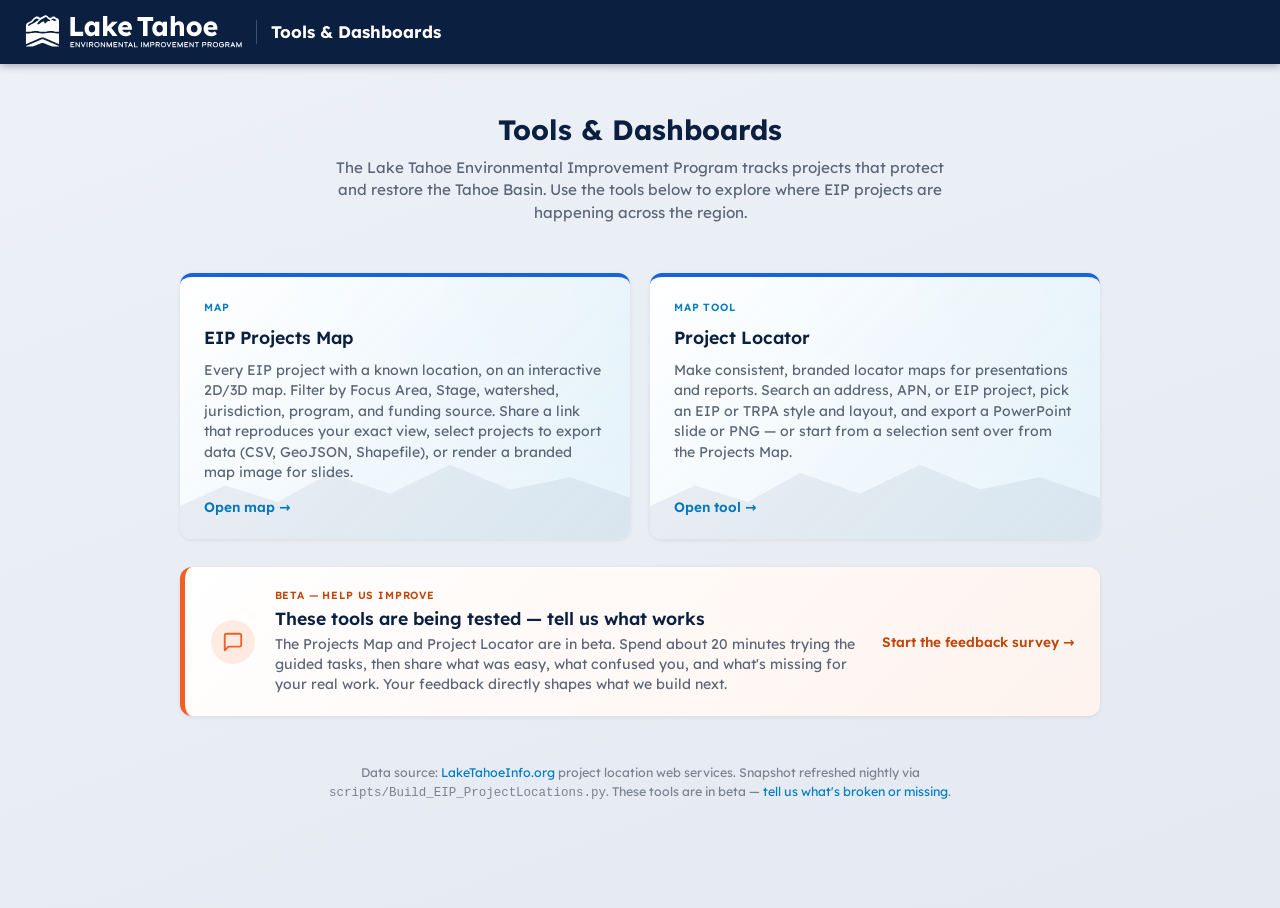
<file: html/index.html>
<!DOCTYPE html>
<html lang="en">
<head>
  <meta charset="UTF-8" />
  <meta name="viewport" content="width=device-width, initial-scale=1.0" />
  <title>Tools &amp; Dashboards — Lake Tahoe EIP</title>
  <link rel="icon" type="image/png" href="assets/favicon.png" />
  <link rel="apple-touch-icon" href="assets/favicon.png" />

  <!-- Self-hosted fonts (same files the map tools use) -->
  <link href="assets/fonts/fonts.css" rel="stylesheet" />

  <style>
    :root {
      --eip-green:        #6EBE44;
      --eip-blue:         #007DC3;
      --eip-bright-blue:  #1863DC;     /* secondary action / hover (parent site CTA) */
      --eip-orange:       #F16022;
      --eip-orange-text:  #C24608;     /* darkened orange for text on white — meets WCAG AA 4.5:1 */
      --eip-navy:         #0B1F41;
      --eip-blue-light:   #E0F0FA;
      --eip-navy-light:   #E6E8EC;
      --eip-page-bg:      #F9F9F9;     /* parent-site neutral page background */
      --eip-body-text:    #212121;     /* softer-than-black body copy */
      --gray-border:      #DDDDDD;
      --white:            #FFFFFF;
    }

    *, *::before, *::after { box-sizing: border-box; margin: 0; padding: 0; }
    [hidden] { display: none !important; }

    html, body {
      min-height: 100%;
      font-family: 'Lexend Deca', system-ui, sans-serif;
      color: var(--eip-navy);
      background: linear-gradient(160deg, #eef2f7 0%, #e4e9f2 100%);
    }

    /* ── Header ── */
    #app-header {
      background: var(--eip-navy);
      color: var(--white);
      display: flex;
      align-items: center;
      gap: 0.85rem;
      padding: 0 1.5rem;
      height: 64px;
      box-shadow: 0 2px 8px rgba(0,0,0,0.3);
    }

    .header-titles { display: flex; flex-direction: column; gap: 2px; }
    .header-titles h1 {
      font-size: 1.05rem;
      font-weight: 700;
      line-height: 1;
      color: var(--white);
    }
    .header-logo {
      height: 36px;
      width: auto;
      flex-shrink: 0;
      object-fit: contain;
      filter: brightness(0) invert(1);   /* white silhouette on the navy bar */
    }
    .header-divider {
      width: 1px; height: 24px;
      background: rgba(255,255,255,0.22);
      flex-shrink: 0;
    }

    /* ── Content ── */
    #content {
      min-height: calc(100vh - 56px);
      display: flex;
      flex-direction: column;
      align-items: center;
      padding: 3rem 1.5rem;
    }

    .intro {
      text-align: center;
      max-width: 640px;
      margin-bottom: 3rem;
    }

    .intro h2 {
      font-size: 1.75rem;
      font-weight: 700;
      color: var(--eip-navy);
      margin-bottom: 0.6rem;
    }

    .intro p {
      font-size: 0.95rem;
      color: #5a6577;
      font-weight: 400;
      line-height: 1.5;
    }

    /* ── Cards ── */
    .cards {
      display: grid;
      grid-template-columns: repeat(auto-fit, minmax(280px, 1fr));
      gap: 1.25rem;
      width: 100%;
      max-width: 920px;
    }

    .card {
      position: relative;
      background:
        linear-gradient(135deg, rgba(255,255,255,0.92) 0%, rgba(224,240,250,0.85) 100%),
        radial-gradient(ellipse at top right, rgba(0,125,195,0.18) 0%, transparent 60%);
      background-color: var(--white);
      border-radius: 12px;
      padding: 1.5rem;
      text-decoration: none;
      color: inherit;
      box-shadow: 0 1px 4px rgba(0,0,0,0.08);
      border-top: 4px solid var(--eip-bright-blue);   /* parent-site CTA accent */
      transition: transform 150ms ease-out, box-shadow 150ms ease-out, border-top-color 150ms ease-out;
      display: flex;
      flex-direction: column;
      gap: 0.75rem;
      overflow: hidden;
    }
    /* Subtle Tahoe-ridgeline silhouette as a watermark — pure SVG, no asset */
    .card::after {
      content: "";
      position: absolute;
      inset: auto 0 0 0;
      height: 38%;
      background-image: url("data:image/svg+xml;utf8,<svg xmlns='http://www.w3.org/2000/svg' viewBox='0 0 600 120' preserveAspectRatio='none'><path d='M0,120 L0,80 L60,55 L130,75 L200,40 L280,65 L360,30 L440,60 L520,45 L600,70 L600,120 Z' fill='%230B1F41' opacity='0.06'/></svg>");
      background-repeat: no-repeat;
      background-size: 100% 100%;
      pointer-events: none;
    }

    .card:hover {
      transform: translateY(-3px);
      box-shadow: 0 6px 18px rgba(24,99,220,0.15);
      border-top-color: var(--eip-orange);
    }

    .card .badge {
      font-size: 0.65rem;
      font-weight: 600;
      letter-spacing: 0.08em;
      text-transform: uppercase;
      color: var(--eip-blue);
    }

    .card h3 {
      font-size: 1.1rem;
      font-weight: 600;
      color: var(--eip-navy);
    }

    .card p {
      font-size: 0.88rem;
      color: #5a6577;
      line-height: 1.45;
      flex: 1;
    }

    .card .arrow {
      font-size: 0.85rem;
      font-weight: 600;
      color: var(--eip-blue);
      margin-top: 0.25rem;
    }

    /* ── Beta / user-testing call-to-action ── */
    .beta-card {
      width: 100%;
      max-width: 920px;
      margin-top: 1.75rem;
      display: flex;
      align-items: center;
      gap: 1.25rem;
      background:
        linear-gradient(135deg, rgba(255,255,255,0.95) 0%, rgba(241,96,34,0.08) 100%);
      background-color: var(--white);
      border-radius: 12px;
      border-left: 5px solid var(--eip-orange);
      box-shadow: 0 1px 4px rgba(0,0,0,0.08);
      padding: 1.35rem 1.6rem;
      text-decoration: none;
      color: inherit;
      transition: transform 150ms ease-out, box-shadow 150ms ease-out;
    }
    .beta-card:hover {
      transform: translateY(-2px);
      box-shadow: 0 6px 18px rgba(241,96,34,0.18);
    }
    .beta-card .beta-icon {
      flex-shrink: 0;
      width: 44px; height: 44px;
      display: grid; place-items: center;
      border-radius: 50%;
      background: rgba(241,96,34,0.12);
      color: var(--eip-orange);
    }
    .beta-card .beta-body { flex: 1; display: flex; flex-direction: column; gap: 0.3rem; }
    .beta-card .badge {
      font-size: 0.65rem; font-weight: 600; letter-spacing: 0.08em;
      text-transform: uppercase; color: var(--eip-orange-text);
    }
    .beta-card h3 { font-size: 1.1rem; font-weight: 600; color: var(--eip-navy); }
    .beta-card p { font-size: 0.88rem; color: #5a6577; line-height: 1.45; }
    .beta-card .arrow {
      flex-shrink: 0; align-self: center;
      font-size: 0.85rem; font-weight: 600; color: var(--eip-orange-text);
      white-space: nowrap;
    }
    @media (max-width: 560px) {
      .beta-card { flex-direction: column; align-items: flex-start; }
      .beta-card .arrow { align-self: flex-start; }
    }

    /* ── Footer note ── */
    #footnote {
      margin-top: 3rem;
      font-size: 0.78rem;
      color: #7a8390;
      text-align: center;
      max-width: 720px;
      line-height: 1.5;
    }
    #footnote a { color: var(--eip-blue); text-decoration: none; }
    #footnote a:hover { text-decoration: underline; }
  </style>
</head>
<body>

  <header id="app-header">
    <img src="assets/eip-logo-horizontal.svg" alt="Lake Tahoe Environmental Improvement Program" class="header-logo" />
    <div class="header-divider"></div>
    <div class="header-titles">
      <h1>Tools &amp; Dashboards</h1>
    </div>
  </header>

  <main id="content">
    <div class="intro">
      <h2>Tools &amp; Dashboards</h2>
      <p>
        The Lake Tahoe Environmental Improvement Program tracks projects that
        protect and restore the Tahoe Basin. Use the tools below to explore
        where EIP projects are happening across the region.
      </p>
    </div>

    <div class="cards">
      <a class="card" href="projects-map.html">
        <span class="badge">Map</span>
        <h3>EIP Projects Map</h3>
        <p>
          Every EIP project with a known location, on an interactive 2D/3D
          map. Filter by Focus Area, Stage, watershed, jurisdiction,
          program, and funding source. Share a link that reproduces your
          exact view, select projects to export data (CSV, GeoJSON,
          Shapefile), or render a branded map image for slides.
        </p>
        <span class="arrow">Open map →</span>
      </a>

      <a class="card" href="https://trpa-agency.github.io/tools/qa/general/locator.html">
        <span class="badge">Map tool</span>
        <h3>Project Locator</h3>
        <p>
          Make consistent, branded locator maps for presentations and
          reports. Search an address, APN, or EIP project, pick an EIP or
          TRPA style and layout, and export a PowerPoint slide or PNG —
          or start from a selection sent over from the Projects Map.
        </p>
        <span class="arrow">Open tool →</span>
      </a>
    </div>

    <a class="beta-card" id="beta-card" target="_blank" rel="noopener" hidden>
      <span class="beta-icon" aria-hidden="true">
        <svg width="22" height="22" viewBox="0 0 24 24" fill="none" stroke="currentColor"
             stroke-width="2" stroke-linecap="round" stroke-linejoin="round">
          <path d="M21 15a2 2 0 0 1-2 2H7l-4 4V5a2 2 0 0 1 2-2h14a2 2 0 0 1 2 2z" />
        </svg>
      </span>
      <div class="beta-body">
        <span class="badge">Beta — help us improve</span>
        <h3>These tools are being tested — tell us what works</h3>
        <p>
          The Projects Map and Project Locator are in beta. Spend about
          20 minutes trying the guided tasks, then share what was easy, what
          confused you, and what's missing for your real work. Your feedback
          directly shapes what we build next.
        </p>
      </div>
      <span class="arrow">Start the feedback survey →</span>
    </a>

    <p id="footnote">
      Data source:
      <a href="https://www.laketahoeinfo.org" target="_blank" rel="noopener">
        LakeTahoeInfo.org
      </a>
      project location web services. Snapshot refreshed nightly via
      <code>scripts/Build_EIP_ProjectLocations.py</code>.
      <span id="feedback-note" hidden>
        These tools are in beta —
        <a id="feedback-link" target="_blank" rel="noopener">tell us what's broken or missing</a>.
      </span>
    </p>
  </main>

  <script>
    // Beta user-testing feedback (Survey123). Set to the published form URL
    // with ?field:toolname=index to enable the footnote line; blank it out
    // to retire the affordance after the test window.
    const FEEDBACK_URL = "https://survey123.arcgis.com/share/f4e0b38aab1d412e978b5ab0bb64702f?field:toolname=index";
    if (FEEDBACK_URL) {
      document.getElementById("feedback-link").href = FEEDBACK_URL;
      document.getElementById("feedback-note").hidden = false;
      const betaCard = document.getElementById("beta-card");
      betaCard.href = FEEDBACK_URL;
      betaCard.hidden = false;
    }
  </script>

</body>
</html>
</file>
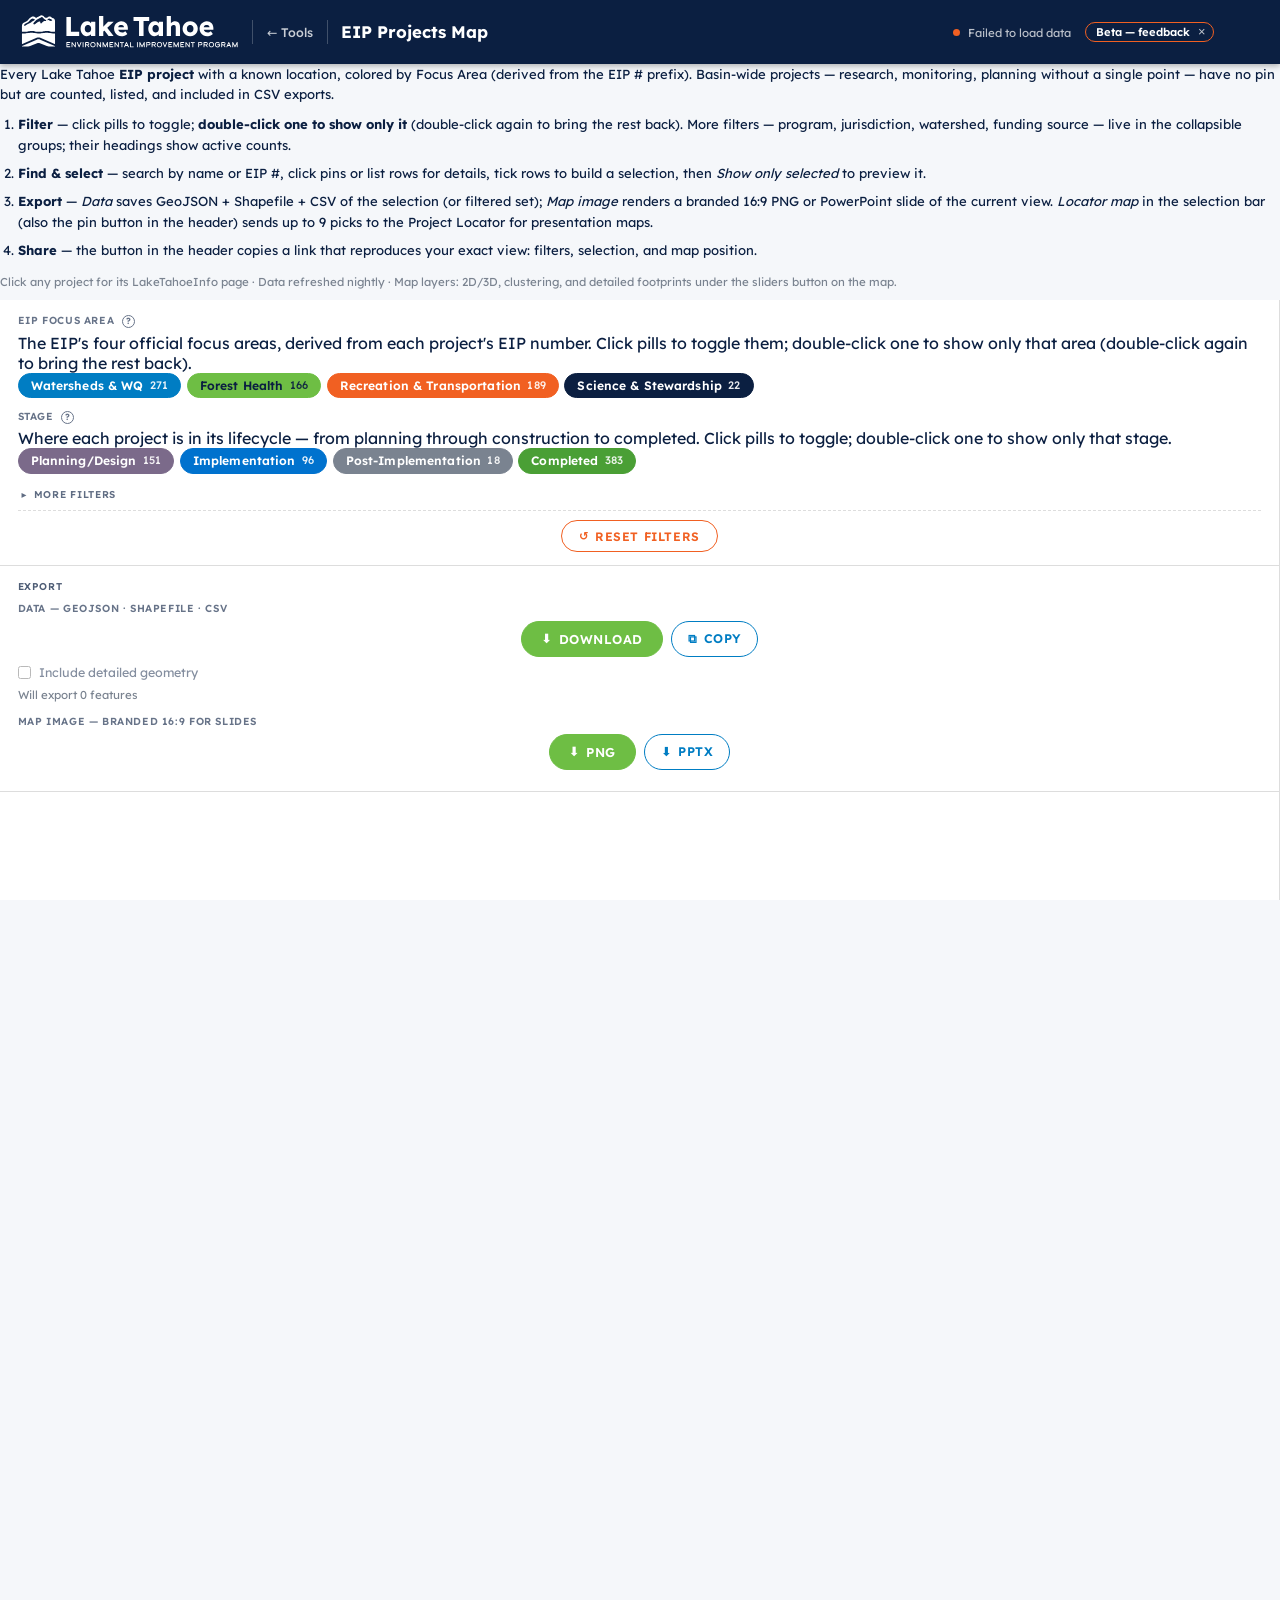
<file: html/projects-map.html>
<!DOCTYPE html>
<html lang="en">
<head>
  <meta charset="UTF-8" />
  <meta name="viewport" content="width=device-width, initial-scale=1.0" />
  <title>EIP Projects Map — Lake Tahoe EIP</title>
  <link rel="icon" type="image/png" href="assets/favicon.png" />
  <link rel="apple-touch-icon" href="assets/favicon.png" />

  <!-- Calcite Design System -->
  <script type="module" src="https://js.arcgis.com/calcite-components/5.0"></script>
  <link rel="stylesheet" type="text/css" href="https://js.arcgis.com/calcite-components/5.0/calcite.css" />

  <!-- ArcGIS Maps SDK -->
  <link rel="stylesheet" href="https://js.arcgis.com/4.31/esri/themes/light/main.css" />
  <script src="https://js.arcgis.com/4.31/"></script>

  <!-- shp-write is loaded ON DEMAND from JS (ensureShpWrite) to avoid an
       AMD/UMD "multipleDefine" collision with ArcGIS's Dojo loader. -->

  <!-- Lexend Deca (EIP brand font) -->
  <!-- The app is designed light-only — declaring it stops Chrome's Auto
       Dark Mode (common on Android) from force-inverting the UI -->
  <meta name="color-scheme" content="light" />
  <!-- Self-hosted fonts (same files the Project Locator uses) — keeps
       canvas text in the branded map export deterministic and offline-safe -->
  <link href="assets/fonts/fonts.css" rel="stylesheet" />

  <style>
    :root {
      --eip-green:        #6EBE44;
      --eip-blue:         #007DC3;
      --eip-orange:       #F16022;
      --eip-navy:         #0B1F41;
      --eip-blue-light:   #E0F0FA;
      --eip-green-light:  #E8F5E0;
      --eip-orange-light: #FDE8DC;
      --eip-navy-light:   #E6E8EC;
      --gray-bg:          #F5F7FA;
      --gray-border:      #DDDDDD;
      --white:            #FFFFFF;
    }

    *, *::before, *::after { box-sizing: border-box; margin: 0; padding: 0; }
    [hidden] { display: none !important; }

    html, body {
      height: 100%;
      font-family: 'Lexend Deca', system-ui, sans-serif;
      color: var(--eip-navy);
      overflow: hidden;
      background: var(--gray-bg);
    }

    /* Calcite Shell takes the full viewport; #app-header sits in slot="header" */
    calcite-shell { height: 100vh; }
    calcite-shell-panel#cs-sidebar { --calcite-shell-panel-min-width: 280px; --calcite-shell-panel-max-width: 280px; }
    calcite-shell-panel#cs-list    { --calcite-shell-panel-min-width: 340px; --calcite-shell-panel-max-width: 340px; }
    /* Phones — narrower panels (they float over the map via display-mode
       set in applyPrefs) and a slimmed-down header */
    @media (max-width: 480px) {
      calcite-shell-panel#cs-sidebar,
      calcite-shell-panel#cs-list {
        --calcite-shell-panel-min-width: min(85vw, 300px);
        --calcite-shell-panel-max-width: min(85vw, 300px);
      }
      #app-header { padding: 0 0.75rem; gap: 0.5rem; }
      .back-link, .header-divider { display: none; }
      #status-text { display: none; }
    }
    /* Make the inner panels fill their shell-panel container */
    calcite-shell-panel #sidebar,
    calcite-shell-panel #list-panel {
      height: 100%;
      width: 100%;
    }

    /* ── Header ── */
    #app-header {
      background: var(--eip-navy);
      color: var(--white);
      display: flex;
      align-items: center;
      gap: 0.85rem;
      padding: 0 1.25rem;
      height: 64px;
      flex-shrink: 0;
      z-index: 100;
      box-shadow: 0 2px 6px rgba(0,0,0,0.3);
    }

    .header-logo {
      height: 36px;
      width: auto;
      flex-shrink: 0;
      object-fit: contain;
      /* Convert the color logo to a white silhouette so it reads cleanly
         on the navy bar (orange chevron flattens to white as a tradeoff). */
      filter: brightness(0) invert(1);
    }

    .back-link {
      color: rgba(255,255,255,0.78);
      text-decoration: none;
      font-size: 0.78rem;
      font-weight: 500;
      transition: color 150ms ease-out;
      white-space: nowrap;
    }
    .back-link:hover { color: var(--white); }

    .header-divider {
      width: 1px; height: 24px;
      background: rgba(255,255,255,0.22);
      flex-shrink: 0;
    }

    .header-titles { display: flex; flex-direction: column; gap: 2px; }
    .header-titles .agency {
      font-size: 0.62rem;
      font-weight: 400;
      letter-spacing: 0.08em;
      text-transform: uppercase;
      color: rgba(255,255,255,0.72);
    }
    .header-titles h1 { font-size: 1.05rem; font-weight: 700; line-height: 1; color: var(--white); }

    .header-status {
      margin-left: auto;
      font-size: 0.72rem;
      font-weight: 400;
      color: rgba(255,255,255,0.72);
      display: flex;
      align-items: center;
      gap: 0.5rem;
    }
    .live-dot {
      width: 7px; height: 7px;
      border-radius: 50%;
      background: var(--eip-green);
      box-shadow: 0 0 6px rgba(110,190,68,0.7);
    }
    .live-dot.snapshot { background: #b5a64c; box-shadow: none; }
    .live-dot.error { background: var(--eip-orange); box-shadow: none; }

    /* Side-panel layout is owned by Calcite Shell — collapse via the
       shell-panel `collapsed` attribute, which animates and notifies
       ResizeObserver so the ArcGIS view redraws cleanly. */

    /* Map Layers panel (hosted in a Calcite Expand on the map) */
    .layer-controls-panel {
      padding: 0.85rem 1rem;
      min-width: 240px;
      max-width: 280px;
      background: var(--white);
      font-family: 'Lexend Deca', system-ui, sans-serif;
      color: var(--eip-navy);
    }


    /* ── Sidebar ── */
    #sidebar {
      background: var(--white);
      border-right: 1px solid var(--gray-border);
      display: flex;
      flex-direction: column;
      overflow-y: auto;
    }

    .sidebar-section {
      padding: 0.85rem 1.1rem;
      border-bottom: 1px solid var(--gray-border);
    }

    .filter-bar {
      display: flex;
      align-items: center;
      justify-content: space-between;
      gap: 0.5rem;
      margin-bottom: 0.85rem;
    }
    .filter-block {
      margin-bottom: 0.7rem;
    }
    .filter-block:last-child { margin-bottom: 0; }
    .filter-block-label {
      font-size: 0.64rem;
      font-weight: 600;
      letter-spacing: 0.06em;
      text-transform: uppercase;
      color: var(--eip-navy);
      opacity: 0.62;
      margin-bottom: 0.3rem;
    }
    .label-hint {
      display: inline-flex;
      align-items: center;
      justify-content: center;
      width: 13px; height: 13px;
      margin-left: 0.25rem;
      border-radius: 50%;
      border: 1px solid currentColor;
      font-size: 0.56rem;
      font-weight: 700;
      line-height: 1;
      cursor: help;
      user-select: none;
    }
    .label-hint:focus-visible {
      outline: 2px solid var(--eip-blue);
      outline-offset: 1px;
    }

    /* Calcite Block visuals — secondary filters are tucked inside collapsibles */
    .filters-section calcite-block {
      margin: 0 0 0.5rem 0;
      --calcite-block-padding: 0;
      /* heading reads more like the small uppercase filter-block-label */
      --calcite-block-heading-text-color: var(--eip-navy);
      --calcite-color-text-2: var(--eip-navy);
    }
    .filters-section calcite-block::part(header) {
      padding: 0.4rem 0.6rem;
    }
    .filters-section calcite-block .filter-pills-grid {
      padding: 0.5rem 0.6rem 0.7rem;
    }

    /* ── Stats strip (top of the list panel) — one line + a thin
       focus-area mix bar; follows the active filters ── */
    #stats-strip { margin-top: 0.45rem; }
    .stats-line {
      font-size: 0.72rem;
      font-weight: 600;
      color: var(--eip-navy);
    }
    .stats-bar {
      display: flex;
      height: 8px;
      border-radius: 4px;
      overflow: hidden;
      margin-top: 0.3rem;
      background: #eef1f4;
    }
    .stats-bar span { display: block; height: 100%; }

    /* Watershed has 59 values — scroll inside the block + a small search */
    .pill-search {
      width: calc(100% - 1.2rem);
      margin: 0 0.6rem 0.4rem;
      padding: 0.35rem 0.6rem;
      border: 1px solid var(--gray-border);
      border-radius: 6px;
      font-family: inherit;
      font-size: 0.78rem;
      color: var(--eip-navy);
      outline: none;
    }
    .pill-search:focus { border-color: var(--eip-blue); }
    .pill-grid-scroll {
      max-height: 220px;
      overflow-y: auto;
      padding: 0 0.6rem 0.7rem;
    }
    .pill-grid-scroll .filter-pills-grid { padding: 0; }

    /* "More filters" subtle group label between primary and secondary blocks */
    .filter-group-label {
      font-size: 0.62rem;
      font-weight: 600;
      letter-spacing: 0.07em;
      text-transform: uppercase;
      color: var(--eip-navy);
      opacity: 0.4;
      margin: 0.55rem 0 0.4rem;
      padding: 0 0.25rem;
    }

    /* "More filters" fold — same small-caps voice as the group label,
       but interactive, with a chevron and an active-count badge */
    .filter-group-toggle {
      display: flex;
      align-items: center;
      gap: 0.4rem;
      width: 100%;
      background: none;
      border: none;
      cursor: pointer;
      font-family: inherit;
      font-size: 0.62rem;
      font-weight: 600;
      letter-spacing: 0.07em;
      text-transform: uppercase;
      color: var(--eip-navy);
      opacity: 0.65;
      margin: 0.55rem 0 0.4rem;
      padding: 0.2rem 0.25rem;
    }
    .filter-group-toggle:hover { opacity: 1; }
    .mf-chev {
      display: inline-block;
      transition: transform 150ms ease-out;
    }
    .filter-group-toggle[aria-expanded="true"] .mf-chev { transform: rotate(90deg); }
    .mf-badge {
      background: var(--eip-blue);
      color: var(--white);
      border-radius: 999px;
      font-size: 0.6rem;
      line-height: 1;
      padding: 0.18rem 0.45rem;
    }

    /* Faceted counts — pills that would yield nothing under the other
       active filters fade back (still clickable) */
    .filter-pill.is-zero { opacity: 0.4; }

    .section-label {
      font-size: 0.62rem;
      font-weight: 600;
      letter-spacing: 0.08em;
      text-transform: uppercase;
      color: var(--eip-navy);
      opacity: 0.72;
      margin-bottom: 0.6rem;
    }

    /* Pill-toggle filters (Focus Area, Stage, Project type) */
    .filter-pills-grid {
      display: flex;
      flex-wrap: wrap;
      gap: 0.35rem;
    }
    .filter-pill {
      --c: #7a8390;             /* swatch color (border, hover wash, on-bg) */
      --c-on-text: #FFFFFF;     /* text color when saturated (set per pill via JS) */
      user-select: none;        /* double-click solos — don't select the label */
      display: inline-flex;
      align-items: center;
      gap: 0.4rem;
      padding: 0.32rem 0.75rem;
      border-radius: 999px;
      border: 1.5px solid var(--c);
      background: transparent;
      /* Off-state text always EIP Navy for guaranteed AA contrast on white */
      color: var(--eip-navy);
      font-family: inherit;
      font-size: 0.76rem;
      font-weight: 600;
      cursor: pointer;
      letter-spacing: 0.01em;
      line-height: 1.1;
      transition: background 120ms ease-out, color 120ms ease-out, transform 80ms ease-out;
      white-space: nowrap;
    }
    .filter-pill:hover { background: color-mix(in srgb, var(--c) 12%, transparent); }
    .filter-pill:active { transform: scale(0.97); }
    .filter-pill:focus-visible {
      outline: 2px solid var(--eip-orange);
      outline-offset: 2px;
    }
    .filter-pill.is-on {
      background: var(--c);
      color: var(--c-on-text);   /* navy or white per swatch lightness */
    }
    .filter-pill .count {
      font-size: 0.68rem;
      opacity: 0.75;
      font-variant-numeric: tabular-nums;
      font-weight: 500;
    }
    .filter-pill.is-on .count { opacity: 0.9; }

    /* Reset button (bottom of filter section) */
    .reset-row {
      display: flex;
      justify-content: center;
      padding-top: 0.6rem;
      border-top: 1px dashed var(--gray-border);
      margin-top: 0.4rem;
    }
    .reset-pill {
      display: inline-flex;
      align-items: center;
      gap: 0.35rem;
      padding: 0.45rem 1.1rem;
      border-radius: 999px;
      border: 1.5px solid var(--eip-orange);
      background: transparent;
      color: var(--eip-orange);
      font-family: inherit;
      font-size: 0.76rem;
      font-weight: 600;
      letter-spacing: 0.05em;
      text-transform: uppercase;
      cursor: pointer;
      transition: background 120ms ease-out, color 120ms ease-out, transform 80ms ease-out;
    }
    .reset-pill:hover {
      background: var(--eip-orange);
      color: var(--white);
    }
    .reset-pill:active { transform: scale(0.97); }
    .reset-pill .reset-icon { font-size: 0.95em; line-height: 1; }

    /* Export pill — same shape as reset, EIP Green for positive action */
    .export-pill {
      display: inline-flex;
      align-items: center;
      gap: 0.4rem;
      padding: 0.55rem 1.2rem;
      border-radius: 999px;
      border: 1.5px solid var(--eip-green);
      background: var(--eip-green);
      color: var(--white);
      font-family: inherit;
      font-size: 0.8rem;
      font-weight: 600;
      letter-spacing: 0.04em;
      text-transform: uppercase;
      cursor: pointer;
      transition: background 120ms ease-out, color 120ms ease-out, transform 80ms ease-out;
    }
    .export-pill:hover {
      background: #5fa838;
      border-color: #5fa838;
    }
    .export-pill:active { transform: scale(0.97); }
    .export-pill[disabled] {
      opacity: 0.5;
      pointer-events: none;
    }
    .export-pill .export-icon { font-size: 1em; line-height: 1; }
    .export-row {
      display: flex;
      justify-content: center;
      gap: 0.5rem;
      flex-wrap: wrap;
      margin-bottom: 0.5rem;
    }
    /* Outlined sibling of .export-pill — same shape, EIP Blue */
    .copy-pill {
      display: inline-flex;
      align-items: center;
      gap: 0.4rem;
      padding: 0.55rem 1rem;
      border-radius: 999px;
      border: 1.5px solid var(--eip-blue);
      background: transparent;
      color: var(--eip-blue);
      font-family: inherit;
      font-size: 0.78rem;
      font-weight: 600;
      letter-spacing: 0.04em;
      text-transform: uppercase;
      cursor: pointer;
      transition: background 120ms ease-out, color 120ms ease-out, transform 80ms ease-out;
    }
    .copy-pill:hover {
      background: var(--eip-blue);
      color: var(--white);
    }
    .copy-pill:active { transform: scale(0.97); }
    .copy-pill[disabled] { opacity: 0.5; pointer-events: none; }
    .export-group { margin-bottom: 0.8rem; }
    .export-group:last-child { margin-bottom: 0; }
    .export-group-label {
      font-size: 0.64rem;
      font-weight: 600;
      letter-spacing: 0.06em;
      text-transform: uppercase;
      color: var(--eip-navy);
      opacity: 0.62;
      margin-bottom: 0.4rem;
    }

    /* ── Info / help dialog ── */
    .info-content {
      font-size: 0.82rem;
      line-height: 1.55;
      color: var(--eip-navy);
    }
    .info-content p { margin-bottom: 0.6rem; }
    .info-steps {
      margin: 0 0 0.6rem 1.1rem;
      padding: 0;
    }
    .info-steps li { margin-bottom: 0.5rem; }
    .info-fine {
      font-size: 0.72rem;
      color: #7a8390;
      margin: 0;
    }

    /* footprints toggle */
    .toggle-row {
      display: flex;
      align-items: center;
      justify-content: space-between;
      gap: 0.5rem;
      font-size: 0.84rem;
    }
    .toggle-status {
      font-size: 0.72rem;
      color: #7a8390;
      margin-top: 0.4rem;
    }

    /* Export panel */
    .export-buttons {
      display: flex;
      flex-direction: column;
      gap: 0.4rem;
    }
    .include-footprints {
      margin-top: 0.55rem;
      display: flex;
      align-items: center;
      gap: 0.5rem;
      font-size: 0.78rem;
      color: var(--eip-navy);
    }
    .include-footprints[disabled] {
      opacity: 0.5;
      pointer-events: none;
    }

    /* ── Map ── */
    #map-region {
      position: relative;
      min-width: 0;
      min-height: 0;
      width: 100%;
      height: 100%;
      overflow: hidden;          /* keeps absolutely-positioned tabs inside */
    }
    #map-view { width: 100%; height: 100%; }

    /* Vertical side tabs — always visible. Sit at the panel/map boundary
       (or the viewport edge when the panel is collapsed). Click toggles
       the corresponding Calcite Shell Panel's collapsed state. */
    .panel-tab {
      position: absolute;
      top: 50%;
      background: var(--white);
      color: var(--eip-navy);
      border: 1px solid var(--gray-border);
      padding: 1rem 0.45rem;
      cursor: pointer;
      font-family: inherit;
      font-size: 0.72rem;
      font-weight: 600;
      letter-spacing: 0.08em;
      writing-mode: vertical-rl;
      z-index: 110;                      /* above #app-header (z-index:100) */
      transition: background 100ms ease-out, color 100ms ease-out, transform 80ms ease-out;
    }
    .panel-tab:focus-visible {
      outline: 2px solid var(--eip-orange);
      outline-offset: 2px;
    }
    /* Border radius lives on the map-facing edge so the flat side hugs
       the panel. Each side uses the writing-mode that puts characters
       facing OUT toward the map (reader tilts head AWAY from the panel). */
    .panel-tab.right {
      right: 0;
      border-right: none;
      border-radius: 8px 0 0 8px;          /* round LEFT (map-facing), flat RIGHT (panel) */
      box-shadow: -1px 1px 4px rgba(0,0,0,0.08);
      transform: translateY(-50%);
      writing-mode: sideways-lr;           /* chars face LEFT, reads bottom-to-top */
    }
    .panel-tab.left {
      left: 0;
      border-left: none;
      border-radius: 0 8px 8px 0;          /* round RIGHT (map-facing), flat LEFT (panel) */
      box-shadow: 1px 1px 4px rgba(0,0,0,0.08);
      transform: translateY(-50%);
      /* inherits writing-mode: vertical-rl from .panel-tab — chars face RIGHT, reads top-to-bottom */
    }
    .panel-tab:hover {
      background: var(--eip-blue-light);
      color: var(--eip-blue);
    }
    .panel-tab:active { transform: translateY(-50%) scale(0.96); }

    /* Map-area card — shown when a Class C (no-location) project is
       opened from the list. Covers the map only, side panels stay live. */
    .visually-hidden {
      position: absolute; width: 1px; height: 1px;
      padding: 0; margin: -1px; overflow: hidden;
      clip: rect(0,0,0,0); white-space: nowrap; border: 0;
    }
    .project-card {
      position: absolute;
      top: 50%;
      left: 50%;
      transform: translate(-50%, -50%);
      width: min(440px, calc(100% - 32px));
      max-height: calc(100% - 32px);
      background: var(--white);
      border-radius: 12px;
      box-shadow: 0 8px 28px rgba(11,31,65,0.28);
      z-index: 90;
      display: flex;
      flex-direction: column;
      overflow: hidden;
      animation: project-card-in 160ms ease-out;
    }
    @keyframes project-card-in {
      from { opacity: 0; transform: translate(-50%, -48%); }
      to   { opacity: 1; transform: translate(-50%, -50%); }
    }
    .project-card-header {
      display: flex;
      align-items: stretch;
      gap: 0;
      border-bottom: 1px solid var(--gray-border);
      flex-shrink: 0;
    }
    .project-card-banner {
      flex: 1;
      display: flex;
      align-items: center;
      gap: 0.55rem;
      padding: 0.6rem 0.9rem;
      background: var(--eip-orange);
      color: var(--white);
      font-size: 0.74rem;
      font-weight: 600;
      letter-spacing: 0.04em;
      text-transform: uppercase;
    }
    .project-card-banner-icon {
      font-size: 1rem;
      line-height: 1;
      opacity: 0.95;
    }
    .project-card-close {
      width: 38px;
      flex-shrink: 0;
      background: var(--white);
      border: none;
      border-left: 1px solid var(--gray-border);
      color: var(--eip-navy);
      font-size: 1.4rem;
      line-height: 1;
      cursor: pointer;
      transition: background 100ms ease-out;
    }
    .project-card-close:hover { background: var(--eip-blue-light); color: var(--eip-blue); }
    .project-card-body {
      padding: 0.85rem 1rem 1rem;
      overflow-y: auto;
    }
    /* Reuse the same popup CSS — re-target .eip-popup width so it fills
       the card instead of being capped at 360px like in map popups */
    .project-card-body .eip-popup { max-width: none; }

    /* ── List panel ── */
    #list-panel {
      background: var(--white);
      border-left: 1px solid var(--gray-border);
      display: flex;
      flex-direction: column;
      overflow: hidden;
    }

    .list-header {
      padding: 0.85rem 1rem 0.6rem;
      border-bottom: 1px solid var(--gray-border);
    }

    .search-box {
      width: 100%;
      padding: 0.5rem 0.75rem;
      border: 1px solid var(--gray-border);
      border-radius: 6px;
      font-family: inherit;
      font-size: 0.85rem;
      color: var(--eip-navy);
      outline: none;
      transition: border-color 120ms ease-out;
    }
    .search-box:focus { border-color: var(--eip-blue); }
    .search-box::placeholder { color: #9aa3ad; }

    .selection-bar {
      margin-top: 0.55rem;
      display: flex;
      align-items: center;
      justify-content: space-between;
      gap: 0.5rem;
      font-size: 0.74rem;
      color: var(--eip-navy);
    }
    .selection-bar .sel-count {
      font-weight: 600;
      color: var(--eip-orange);
      font-variant-numeric: tabular-nums;
    }
    .selection-bar .sel-actions {
      display: flex;
      gap: 0.3rem;
    }
    .pill-btn {
      font-family: inherit;
      font-size: 0.7rem;
      font-weight: 600;
      padding: 0.25rem 0.55rem;
      border-radius: 999px;
      border: 1px solid var(--gray-border);
      background: var(--white);
      color: var(--eip-navy);
      cursor: pointer;
      transition: all 120ms ease-out;
    }
    .pill-btn:hover {
      border-color: var(--eip-blue);
      color: var(--eip-blue);
    }
    .pill-btn:active { transform: scale(0.96); }
    .pill-btn[disabled] {
      opacity: 0.4;
      pointer-events: none;
    }
    /* Locator-map button keeps hover so its title can explain the disabled
       state (the click handler early-returns on an empty selection) */
    #sel-to-locator[disabled] {
      pointer-events: auto;
      cursor: not-allowed;
    }

    /* Beta-feedback chip (shown only while FEEDBACK_URL is set) */
    .beta-chip {
      display: inline-flex; align-items: center; gap: 0.3rem;
      border: 1.5px solid var(--eip-orange); border-radius: 999px;
      padding: 0.15rem 0.3rem 0.15rem 0.65rem; margin-right: 0.3rem;
    }
    .beta-chip a {
      font-size: 0.7rem; font-weight: 600; color: var(--white);
      text-decoration: none; white-space: nowrap;
    }
    .beta-chip button {
      border: none; background: none; cursor: pointer;
      color: rgba(255,255,255,0.75); font-size: 0.8rem; line-height: 1; padding: 0 0.2rem;
    }
    .beta-chip button:hover { color: var(--white); }
    .pill-btn.is-on {
      background: var(--eip-orange);
      border-color: var(--eip-orange);
      color: var(--white);
    }
    .pill-btn.is-on:hover {
      background: #d8521b;
      border-color: #d8521b;
      color: var(--white);
    }


    #list-scroll {
      flex: 1;
      overflow-y: auto;
    }

    .list-row {
      display: flex;
      align-items: flex-start;
      gap: 0.55rem;
      padding: 0.55rem 1rem;
      cursor: pointer;
      border-bottom: 1px solid #f1f3f5;
      border-left: 3px solid transparent;
      transition: background 100ms ease-out, border-left-color 100ms ease-out;
    }
    .list-row:hover {
      background: var(--eip-blue-light);
      border-left-color: var(--eip-blue);
    }
    .list-row.active {
      background: var(--eip-orange-light);
      border-left-color: var(--eip-orange);
    }

    .row-checkbox {
      flex-shrink: 0;
      margin-top: 3px;
      accent-color: var(--eip-orange);
      cursor: pointer;
    }
    .row-content {
      flex: 1;
      display: flex;
      flex-direction: column;
      gap: 2px;
      min-width: 0;
    }
    .row-content .name {
      font-size: 0.84rem;
      font-weight: 500;
      color: var(--eip-navy);
      line-height: 1.3;
      overflow: hidden;
      text-overflow: ellipsis;
    }
    .row-content .meta {
      font-size: 0.7rem;
      color: #7a8390;
      display: flex;
      align-items: center;
      gap: 0.5rem;
      font-variant-numeric: tabular-nums;
    }
    .cat-pill {
      display: inline-block;
      padding: 1px 6px;
      border-radius: 999px;
      font-size: 0.65rem;
      font-weight: 600;
      letter-spacing: 0.02em;
      color: var(--white);
      background: #9aa3ad;
      white-space: nowrap;
      max-width: 180px;
      overflow: hidden;
      text-overflow: ellipsis;
    }

    /* Class B / C indicator pills on list rows */
    .class-pill {
      display: inline-block;
      padding: 0 6px;
      border-radius: 999px;
      font-size: 0.6rem;
      font-weight: 700;
      letter-spacing: 0.06em;
      text-transform: uppercase;
      border: 1px solid;
      background: transparent;
      white-space: nowrap;
    }
    .class-pill-b {
      color: var(--eip-blue);
      border-color: var(--eip-blue);
    }
    .class-pill-c {
      color: var(--eip-orange);
      border-color: var(--eip-orange);
    }
    .row-class-b .name,
    .row-class-c .name { font-style: italic; }

    .empty-state {
      padding: 2rem 1.5rem;
      text-align: center;
      font-size: 0.82rem;
      color: #7a8390;
    }

    /* ── Popup styling ──────────────────────────────────────────────
       ArcGIS renders popup content inside its own chrome; we just
       style our content tree (.eip-popup) and let Esri handle the rest. */
    .eip-popup {
      font-family: 'Lexend Deca', system-ui, sans-serif;
      color: var(--eip-navy);
      font-size: 0.85rem;
      line-height: 1.45;
      max-width: 360px;
    }
    .eip-popup .pop-pills {
      display: flex; flex-wrap: wrap; gap: 0.4rem;
      margin-bottom: 0.6rem;
    }
    .eip-popup .pill-cat {
      display: inline-block;
      padding: 2px 8px;
      border-radius: 999px;
      font-size: 0.65rem;
      font-weight: 600;
      letter-spacing: 0.02em;
      color: #fff;
      white-space: nowrap;
    }
    .eip-popup .pill-stage {
      display: inline-block;
      padding: 2px 8px;
      border-radius: 999px;
      font-size: 0.65rem;
      font-weight: 600;
      letter-spacing: 0.02em;
      border: 1px solid;
      background: #fff;
    }
    .eip-popup .pop-meta {
      font-size: 0.72rem;
      color: #5a6577;
      margin-bottom: 0.55rem;
      font-variant-numeric: tabular-nums;
    }
    .eip-popup .pop-meta strong { color: var(--eip-navy); }
    .eip-popup .pop-desc {
      font-size: 0.82rem;
      color: #2c3645;
      line-height: 1.5;
      margin-bottom: 0.65rem;
      max-height: 5.5em;
      overflow: hidden;
      position: relative;
    }
    .eip-popup .pop-desc.expanded { max-height: none; }
    .eip-popup .pop-desc-toggle {
      background: none; border: none;
      color: var(--eip-blue);
      font-family: inherit;
      font-size: 0.74rem;
      font-weight: 600;
      cursor: pointer;
      padding: 0; margin-top: -0.3rem;
      margin-bottom: 0.55rem;
    }
    .eip-popup .pop-desc-toggle:hover { text-decoration: underline; }
    .eip-popup .pop-facts {
      display: grid;
      grid-template-columns: minmax(95px, auto) 1fr;
      gap: 0.25rem 0.75rem;
      margin: 0 0 0.7rem 0;
      padding: 0.5rem 0;
      border-top: 1px solid #ECEEF1;
      border-bottom: 1px solid #ECEEF1;
    }
    .eip-popup .pop-facts dt {
      font-size: 0.66rem;
      font-weight: 600;
      letter-spacing: 0.05em;
      text-transform: uppercase;
      color: #7a8390;
      padding-top: 1px;
    }
    .eip-popup .pop-facts dd {
      font-size: 0.78rem;
      color: var(--eip-navy);
      margin: 0;
      word-wrap: break-word;
    }
    .eip-popup .pop-facts dd.cost { font-weight: 600; color: var(--eip-blue); }
    .eip-popup .pop-actions {
      display: flex; flex-wrap: wrap;
      gap: 0.4rem;
    }
    .eip-popup .pop-btn {
      display: inline-block;
      padding: 0.4rem 0.7rem;
      border-radius: 6px;
      font-size: 0.74rem;
      font-weight: 600;
      text-decoration: none;
      transition: all 120ms ease-out;
    }
    .eip-popup .pop-btn-primary {
      background: var(--eip-blue);
      color: #fff;
    }
    .eip-popup .pop-btn-primary:hover { background: #006bb0; }
    .eip-popup .pop-btn-outline {
      background: #fff;
      color: var(--eip-blue);
      border: 1px solid var(--eip-blue);
    }
    .eip-popup .pop-btn-outline:hover {
      background: var(--eip-blue-light);
    }

    /* Toast */
    #toast {
      position: fixed;
      bottom: 18px;
      left: 50%;
      transform: translateX(-50%);
      background: var(--eip-navy);
      color: var(--white);
      padding: 0.6rem 1.1rem;
      border-radius: 8px;
      font-size: 0.82rem;
      box-shadow: 0 4px 14px rgba(0,0,0,0.3);
      z-index: 1000;
      opacity: 0;
      pointer-events: none;
      transition: opacity 200ms ease-out;
    }
    #toast.show { opacity: 1; }
    #toast.error { background: var(--eip-orange); }
  </style>
</head>
<body>

<calcite-shell id="app-shell">

  <!-- ── HEADER ── -->
  <header slot="header" id="app-header">
    <img src="assets/eip-logo-horizontal.svg" alt="Lake Tahoe Environmental Improvement Program" class="header-logo" />
    <div class="header-divider"></div>
    <a href="index.html" class="back-link">← Tools</a>
    <div class="header-divider"></div>
    <div class="header-titles">
      <h1>EIP Projects Map</h1>
    </div>
    <div class="header-status">
      <span id="status-dot" class="live-dot snapshot"></span>
      <span id="status-text">Loading…</span>
    </div>
    <span id="feedback-chip" class="beta-chip" hidden>
      <a id="feedback-link" target="_blank" rel="noopener">Beta — feedback</a>
      <button id="feedback-dismiss" type="button" title="Hide" aria-label="Hide feedback button">×</button>
    </span>
    <calcite-action
      id="header-locator"
      icon="pin-tear"
      text="Open the Project Locator"
      label="Open the Project Locator"
      title="Project Locator — build branded slide maps of specific projects (opens in a new tab; sends your current selection if you have one)"
      scale="s"
      appearance="transparent"
      style="--calcite-color-text-1: #fff; --calcite-color-text-3: #fff;"
    ></calcite-action>
    <calcite-action
      id="header-share"
      icon="link"
      text="Copy a link to this view"
      label="Copy a link to this view"
      title="Copy a link to this view — filters, selection, and map position"
      scale="s"
      appearance="transparent"
      style="--calcite-color-text-1: #fff; --calcite-color-text-3: #fff;"
    ></calcite-action>
    <calcite-action
      id="header-info"
      icon="information"
      text="About this dashboard"
      label="About this dashboard"
      title="About this dashboard"
      scale="s"
      appearance="transparent"
      style="--calcite-color-text-1: #fff; --calcite-color-text-3: #fff;"
    ></calcite-action>
  </header>

  <!-- ── Info / help dialog — opens from the header ⓘ and automatically
       on first visit ── -->
  <calcite-dialog id="info-dialog" modal heading="EIP Projects Map" width-scale="s">
    <div class="info-content">
      <p>Every Lake Tahoe <strong>EIP project</strong> with a known location,
        colored by Focus Area (derived from the EIP # prefix). Basin-wide
        projects — research, monitoring, planning without a single point —
        have no pin but are counted, listed, and included in CSV exports.</p>
      <ol class="info-steps">
        <li><strong>Filter</strong> — click pills to toggle;
          <strong>double-click one to show only it</strong> (double-click
          again to bring the rest back). More filters — program,
          jurisdiction, watershed, funding source — live in the
          collapsible groups; their headings show active counts.</li>
        <li><strong>Find &amp; select</strong> — search by name or EIP #,
          click pins or list rows for details, tick rows to build a
          selection, then <em>Show only selected</em> to preview it.</li>
        <li><strong>Export</strong> — <em>Data</em> saves
          GeoJSON + Shapefile + CSV of the selection (or filtered set);
          <em>Map image</em> renders a branded 16:9 PNG or PowerPoint
          slide of the current view. <em>Locator map</em> in the
          selection bar (also the pin button in the header) sends up to
          9 picks to the Project Locator for presentation maps.</li>
        <li><strong>Share</strong> — the <calcite-icon icon="link" scale="s"
          style="vertical-align:-3px;"></calcite-icon> button in the header
          copies a link that reproduces your exact view: filters,
          selection, and map position.</li>
      </ol>
      <p class="info-fine">Click any project for its LakeTahoeInfo page ·
        Data refreshed nightly · Map layers: 2D/3D, clustering, and
        detailed footprints under the sliders button on the map.</p>
    </div>
  </calcite-dialog>

  <!-- ── LEFT PANEL (Calcite Shell handles dock layout + collapse) ── -->
  <calcite-shell-panel slot="panel-start" id="cs-sidebar" display-mode="dock">
    <aside id="sidebar">
      <div class="sidebar-section filters-section">
        <div class="filter-block">
          <div class="filter-block-label">EIP Focus Area
            <span class="label-hint" id="hint-focus" tabindex="0" role="button"
              aria-label="About the Focus Area filter">?</span>
          </div>
          <calcite-tooltip id="tip-focus" placement="right-start">
            The EIP's four official focus areas, derived from each
            project's EIP number. Click pills to toggle them;
            double-click one to show only that area (double-click again
            to bring the rest back).
          </calcite-tooltip>
          <div id="category-filters" class="filter-pills-grid"></div>
        </div>

        <div class="filter-block">
          <div class="filter-block-label">Stage
            <span class="label-hint" id="hint-stage" tabindex="0" role="button"
              aria-label="About the Stage filter">?</span>
          </div>
          <calcite-tooltip id="tip-stage" placement="right-start">
            Where each project is in its lifecycle — from planning
            through construction to completed. Click pills to toggle;
            double-click one to show only that stage.
          </calcite-tooltip>
          <div id="stage-filters" class="filter-pills-grid"></div>
        </div>

        <button id="more-filters-toggle" class="filter-group-toggle" type="button"
          aria-expanded="false" aria-controls="more-filters-body"
          title="Program, jurisdiction, watershed, funding source, and project-type filters">
          <span class="mf-chev" aria-hidden="true">▸</span> More filters
          <span id="more-filters-badge" class="mf-badge" hidden></span>
        </button>
        <div id="more-filters-body" hidden>

        <calcite-block heading="Project type" collapsible scale="s" id="project-type-block">
          <div id="project-type-pills" class="filter-pills-grid">
            <button class="filter-pill" data-flag="IsEIPProject"
              style="--c: #5a6577; --c-on-text: var(--white);"
              title="Show only projects flagged as EIP" aria-pressed="false">EIP</button>
            <button class="filter-pill" data-flag="IsTransportationProject"
              style="--c: #5a6577; --c-on-text: var(--white);"
              title="Show only Transportation projects" aria-pressed="false">Transportation</button>
            <button class="filter-pill" data-flag="IsLakeClarityProject"
              style="--c: #5a6577; --c-on-text: var(--white);"
              title="Show only Lake Clarity Crediting projects" aria-pressed="false">Lake Clarity</button>
          </div>
        </calcite-block>

        <calcite-block heading="Program" collapsible scale="s" id="program-block">
          <div id="program-pills" class="filter-pills-grid"></div>
        </calcite-block>

        <calcite-block heading="Jurisdiction" collapsible scale="s" id="jurisdiction-block">
          <div id="jurisdiction-pills" class="filter-pills-grid"></div>
        </calcite-block>

        <calcite-block heading="Watershed" collapsible scale="s" id="watershed-block">
          <input id="watershed-search" class="pill-search" type="text"
            placeholder="Search watersheds…" autocomplete="off"
            aria-label="Search watershed names" />
          <div class="pill-grid-scroll">
            <div id="watershed-pills" class="filter-pills-grid"></div>
          </div>
        </calcite-block>

        <calcite-block heading="Funding source" collapsible scale="s" id="funding-block">
          <input id="funding-search" class="pill-search" type="text"
            placeholder="Search funding sources…" autocomplete="off"
            aria-label="Search funding source names" />
          <div class="pill-grid-scroll">
            <div id="funding-pills" class="filter-pills-grid"></div>
          </div>
        </calcite-block>

        </div><!-- /#more-filters-body -->

        <div class="reset-row">
          <button id="reset-filters" class="reset-pill" type="button"
            title="Restore all filter pills, comboboxes, search, and project-type flags to their defaults">
            <span class="reset-icon" aria-hidden="true">↺</span> Reset filters
          </button>
        </div>
      </div>


      <div class="sidebar-section">
        <div class="section-label">Export</div>

        <div class="export-group">
          <div class="export-group-label">Data — GeoJSON · Shapefile · CSV</div>
          <div class="export-row">
            <button id="export-all" class="export-pill" type="button"
              title="Download the current selection (or filtered set) as GeoJSON, Shapefile (.zip), and CSV">
              <span class="export-icon" aria-hidden="true">⬇</span> Download
            </button>
            <button id="copy-geojson" class="copy-pill" type="button"
              title="Copy points as GeoJSON to clipboard (paste into geojson.io, ArcGIS Online, a notebook, etc.)">
              <span class="export-icon">⧉</span> Copy
            </button>
          </div>
          <label class="include-footprints" id="include-footprints-row">
            <input type="checkbox" id="include-footprints" />
            Include detailed geometry
          </label>
          <div class="toggle-status" id="export-target-text">
            Will export 0 features
          </div>
        </div>

        <div class="export-group">
          <div class="export-group-label">Map image — branded 16:9 for slides</div>
          <div class="export-row">
            <button id="export-map-png" class="export-pill" type="button"
              title="Download a branded image of the current map view — header, legend, and filter summary included">
              <span class="export-icon" aria-hidden="true">⬇</span> PNG
            </button>
            <button id="export-map-pptx" class="copy-pill" type="button"
              title="The same branded map image placed on a widescreen PowerPoint slide">
              <span class="export-icon" aria-hidden="true">⬇</span> PPTX
            </button>
          </div>
        </div>
      </div>

    </aside>
  </calcite-shell-panel>

  <!-- ── MAP (default slot) ── -->
  <div id="map-region">
    <div id="map-view"></div>
    <!-- Vertical side tabs — always visible. Click to collapse/expand the
         matching Calcite Shell Panel. -->
    <button id="sidebar-tab" class="panel-tab left" type="button"
      aria-controls="cs-sidebar" aria-expanded="true"
      title="Hide filters panel">FILTERS</button>
    <button id="list-tab" class="panel-tab right" type="button"
      aria-controls="cs-list" aria-expanded="true"
      title="Hide projects panel">PROJECTS</button>

    <!-- Map-area card — shown when user clicks a Class C (no-location)
         project in the list. Covers the map but leaves the side panels
         interactive. Body uses the same renderPopup() HTML as map popups. -->
    <div id="project-card" class="project-card" hidden role="dialog" aria-modal="true" aria-labelledby="project-card-title">
      <div class="project-card-header">
        <div class="project-card-banner">
          <span class="project-card-banner-icon" aria-hidden="true">⊘</span>
          <span>No map location — basin-wide project</span>
        </div>
        <button id="project-card-close" class="project-card-close" type="button"
          title="Close" aria-label="Close project card">×</button>
      </div>
      <div id="project-card-title" class="visually-hidden">Project details</div>
      <div id="project-card-body" class="project-card-body"></div>
    </div>
  </div>

  <!-- ── RIGHT PANEL (Calcite Shell handles dock layout + collapse) ── -->
  <calcite-shell-panel slot="panel-end" id="cs-list" display-mode="dock">
    <aside id="list-panel">
      <div class="list-header">
        <input
          id="search-box"
          class="search-box"
          type="text"
          placeholder="Search by project name or EIP #"
          aria-label="Search projects by name or EIP number"
          autocomplete="off"
        />
        <div class="selection-bar">
          <span><span class="sel-count" id="sel-count-text">0</span> selected</span>
          <div class="sel-actions">
            <button class="pill-btn" id="sel-all-visible"
              title="Add every visible row to your selection">Select visible</button>
            <button class="pill-btn" id="sel-show-only" disabled
              title="Show only the projects you have selected (preview your export)">Show only selected</button>
            <button class="pill-btn" id="sel-to-locator" disabled
              title="Open the Project Locator with your selected projects to make a branded locator map (up to 9)">Locator map</button>
            <button class="pill-btn" id="sel-clear" disabled
              title="Clear all selected projects">Clear</button>
          </div>
        </div>
        <div class="selection-bar" style="margin-top:0.3rem;">
          <span id="list-meta-text">—</span>
        </div>
        <div id="stats-strip" title="Totals follow the active filters, not the map extent">
          <div id="stats-line" class="stats-line">—</div>
          <div id="stats-bar" class="stats-bar" role="img"
            aria-label="Focus area mix of the filtered projects"></div>
        </div>
      </div>
      <div id="list-scroll">
        <div class="empty-state" id="list-empty" hidden>
          No projects match the current filters.
        </div>
      </div>
    </aside>
  </calcite-shell-panel>

</calcite-shell>

<div id="toast" role="status" aria-live="polite" aria-atomic="true"></div>

<!-- Hidden host for the map-layer controls. The DOM node is shuttled into a
     Calcite Expand on the active view (and back here on view swap) so the
     toggle event handlers and Calcite component state are preserved. -->
<div id="layer-controls-host" style="display:none;">
  <div id="layer-controls" class="layer-controls-panel">
    <div class="section-label" style="margin-bottom:0.6rem;">Map Options</div>

    <calcite-label layout="inline-space-between" alignment="start"
      title="Switch between a flat 2D map view and a tilted 3D scene over real terrain">
      3D view
      <calcite-switch id="threed-toggle" scale="s" label="3D view"></calcite-switch>
    </calcite-label>
    <div class="toggle-status" id="threed-status">
      2D flat map
    </div>

    <calcite-label layout="inline-space-between" alignment="start" style="margin-top:0.7rem;"
      title="Group nearby project points into clusters colored by dominant Focus Area">
      Cluster points
      <calcite-switch id="cluster-toggle" scale="s" label="Cluster points"></calcite-switch>
    </calcite-label>
    <div class="toggle-status" id="cluster-status">
      Each project as a pin
    </div>

    <calcite-label layout="inline-space-between" alignment="start" style="margin-top:0.7rem;"
      title="Show the detailed polygons / lines for the projects you've selected">
      Show detailed geometry
      <calcite-switch id="footprints-toggle" scale="s" label="Show detailed geometry"></calcite-switch>
    </calcite-label>
    <div class="toggle-status" id="footprints-status">
      Detailed geometry hidden
    </div>
  </div>
</div>

<script>
  // ─────────────────────────────────────────────────────────────────────
  // EIP Focus Areas (mirrors EIP_FOCUS_AREAS in the python script)
  // ─────────────────────────────────────────────────────────────────────
  const EIP_FOCUS_AREAS = {
    "01": "01 - Watersheds and Water Quality",
    "02": "02 - Forest Health",
    "03": "03 - Sustainable Recreation and Transportation",
    "04": "04 - Science, Stewardship, and Accountability",
  };
  function focusAreaFromEIP(eip) {
    if (!eip) return "";
    const prefix = String(eip).trim().slice(0, 2);
    return EIP_FOCUS_AREAS[prefix] || "";
  }

  // EIP brand colors keyed by Focus Area
  const CATEGORY_COLOR = {
    "01 - Watersheds and Water Quality":              [0, 125, 195, 1],   // EIP Blue
    "02 - Forest Health":                             [110, 190, 68, 1],  // EIP Green
    "03 - Sustainable Recreation and Transportation": [241, 96, 34, 1],   // EIP Orange
    "04 - Science, Stewardship, and Accountability":  [11, 31, 65, 1],    // EIP Navy
    "Uncategorized":                                  [154, 163, 173, 0.85],
  };

  const FOCUS_AREA_ORDER = [
    "01 - Watersheds and Water Quality",
    "02 - Forest Health",
    "03 - Sustainable Recreation and Transportation",
    "04 - Science, Stewardship, and Accountability",
    "Uncategorized",
  ];

  // Sentinel for missing/empty dimension values (Stage, Program, etc.)
  const NONE = "(none)";
  function dimVal(v) { return (v == null || v === "") ? NONE : String(v); }

  const LOCAL_GEOJSON = "../data/projects.geojson";
  const LOCAL_DETAILED = "../data/detailed.geojson";
  const LOCAL_ASPATIAL = "../data/projects_aspatial.json";
  const LOCAL_DETAILED_EIPS = "../data/detailed_eips.json";

  // ─────────────────────────────────────────────────────────────────────
  // Explicit field schemas for the GeoJSONLayers — required because
  // ArcGIS infers field types from the first features, and any field
  // null in those samples (e.g. EstimatedAnnualOperatingCost,
  // IsLakeClarityProject) gets DROPPED, silently breaking filter where
  // clauses, renderers, and popup field references downstream.
  // ─────────────────────────────────────────────────────────────────────
  const POINTS_LAYER_FIELDS = [
    { name: "ProjectID",                 type: "string", alias: "Project ID" },
    { name: "EIPProjectNumber",          type: "string", alias: "EIP #" },
    { name: "ProjectName",               type: "string", alias: "Project Name" },
    { name: "Category",                  type: "string", alias: "Focus Area" },
    { name: "ProjectURL",                type: "string", alias: "Project URL" },
    { name: "EIPFocusArea",              type: "string" },
    { name: "EIPProgram",                type: "string", alias: "Program" },
    { name: "EIPActionPriority",         type: "string", alias: "Action Priority" },
    { name: "ProjectDescription",        type: "string", alias: "Description" },
    { name: "ProjectThresholdCategories",type: "string", alias: "Threshold Categories" },
    { name: "LeadImplementer",           type: "string", alias: "Lead Implementer" },
    { name: "PlanningStartDate",         type: "integer" },
    { name: "ImplementationStartDate",   type: "integer" },
    { name: "EndDate",                   type: "integer" },
    { name: "Stage",                     type: "string" },
    { name: "ProjectRegion",             type: "string", alias: "Region" },
    { name: "ProjectState",              type: "string", alias: "State" },
    { name: "ProjectJurisdiction",       type: "string", alias: "Jurisdiction" },
    { name: "ProjectWatershed",          type: "string", alias: "Watershed" },
    { name: "ProjectSummaryUrl",         type: "string" },
    { name: "ProjectFactSheetUrl",       type: "string" },
    { name: "TMDLPollutantSourceCategory", type: "string" },
    { name: "EstimatedTotalCost",        type: "double" },
    { name: "EstimatedAnnualOperatingCost", type: "double" },
    { name: "FundingSources",            type: "string", alias: "Funding Sources" }, // "; "-joined distinct sources
    { name: "TotalExpenditure",          type: "double", alias: "Total Expenditure" },
    { name: "IsEIPProject",              type: "small-integer" },   // boolean coerced to 0/1
    { name: "IsTransportationProject",   type: "small-integer" },
    { name: "IsLakeClarityProject",      type: "small-integer" },
  ];

  const DETAILED_LAYER_FIELDS = [
    { name: "ProjectID",                 type: "string" },
    { name: "EIPProjectNumber",          type: "string", alias: "EIP #" },
    { name: "ProjectName",               type: "string", alias: "Project Name" },
    { name: "Info",                      type: "string" },
    { name: "Category",                  type: "string", alias: "Focus Area" },
    { name: "ProjectURL",                type: "string" },
  ];
  const TRPA_BOUNDARY_URL =
    "https://maps.trpa.org/server/rest/services/Boundaries/FeatureServer/4";

  // ─────────────────────────────────────────────────────────────────────
  // App state
  // ─────────────────────────────────────────────────────────────────────
  const state = {
    allFeatures: [],                 // raw point features from projects.geojson
    aspatialRecords: [],             // basin-wide / no-location projects (CSV + list)
    detailedEips: new Set(),         // EIP # that have detailed geometry → drives Class B/C tagging
    detailedFeatures: [],            // polygons/lines/points from detailed.geojson (lazy)
    detailedLoaded: false,
    activeCategories: new Set(),
    activeStages: new Set(),
    activePrograms: new Set(),       // empty = no constraint
    activeJurisdictions: new Set(),  // empty = no constraint
    activeWatersheds: new Set(),     // empty = no constraint
    activeFundingSources: new Set(), // empty = no constraint (multi-value field)
    flagEIP: false,                  // true → require IsEIPProject = true
    flagTransportation: false,
    flagLakeClarity: false,
    searchTerm: "",
    selection: new Set(),            // Set<EIPProjectNumber>
    showSelectedOnly: false,         // true when the "Show selected" pill is active
    view: null,
    pointsLayer: null,
    pointsLayerView: null,
    detailedLayer: null,
    detailedLayerView: null,
    boundaryLayer: null,
  };

  function setStatus(kind, text) {
    const dot = document.getElementById("status-dot");
    const txt = document.getElementById("status-text");
    dot.classList.remove("snapshot", "error");
    if (kind === "snapshot") dot.classList.add("snapshot");
    if (kind === "error")    dot.classList.add("error");
    txt.textContent = text;
  }

  // One phrasing for the headline count everywhere: mapped points out of
  // the full EIP project total (spatial + basin-wide). The header status,
  // stats panel, and branded export all derive from this so they can't
  // show conflicting totals.
  function statusCountText() {
    const mapped = state.allFeatures.length;
    const total = mapped + state.aspatialRecords.length;
    return `Snapshot · ${mapped.toLocaleString()} of ${total.toLocaleString()} projects mapped`;
  }

  function toast(message, kind = "info") {
    const el = document.getElementById("toast");
    el.textContent = message;
    el.classList.toggle("error", kind === "error");
    el.classList.add("show");
    clearTimeout(toast._t);
    toast._t = setTimeout(() => el.classList.remove("show"), 2400);
  }

  // ─────────────────────────────────────────────────────────────────────
  // Persisted preferences — panel collapse, cluster, footprints, basemap,
  // 2D/3D. Silently no-ops where localStorage is unavailable (private
  // browsing, blocked third-party storage).
  // ─────────────────────────────────────────────────────────────────────
  // Beta user-testing feedback (Survey123). Set to the published form URL
  // with ?field:toolname=projects-map to enable the header chip; blank it
  // out to retire the affordance after the test window.
  const FEEDBACK_URL = "https://survey123.arcgis.com/share/f4e0b38aab1d412e978b5ab0bb64702f?field:toolname=projects-map";

  const PREFS_KEY = "eip-projects-map-prefs";
  let restoringPrefs = false;

  function loadPrefs() {
    try { return JSON.parse(localStorage.getItem(PREFS_KEY)) || {}; }
    catch { return {}; }
  }
  function savePref(key, val) {
    if (restoringPrefs) return;
    try {
      const p = loadPrefs();
      p[key] = val;
      localStorage.setItem(PREFS_KEY, JSON.stringify(p));
    } catch { /* storage unavailable */ }
  }
  function clearPrefs() {
    try { localStorage.removeItem(PREFS_KEY); } catch { /* ignore */ }
  }

  // Restore persisted preferences. Called from buildMap once the initial
  // 2D view is active — pointsLayer, map, and the 2D/3D activators all
  // exist by then, and the setup* functions have already run in init().
  async function applyPrefs() {
    const p = loadPrefs();
    const u = state._urlState;
    // A shared link fully specifies the view toggles — absent keys mean
    // "off", so prefs must not fill them in or the recipient wouldn't see
    // what the sender saw. Prefs apply only on a plain (hashless) load.
    const t = u
      ? { cluster: u.cl, footprints: u.fp, threeD: u.d3, altBasemap: u.bm }
      // Plain loads always start on the Firefly default — the basemap is a
      // transient view choice, not a saved preference (only share links
      // carry it, via bm=1).
      : { cluster: p.cluster, footprints: p.footprints, threeD: p.threeD, altBasemap: false };
    const smallScreen = window.matchMedia("(max-width: 480px)").matches;
    restoringPrefs = true;
    try {
      // Panels — on phones they float over the map instead of docking
      // (docked, the two panels alone outgrow a 375px viewport), and both
      // start collapsed unless the user has a saved preference.
      if (smallScreen) {
        document.getElementById("cs-sidebar").displayMode = "overlay";
        document.getElementById("cs-list").displayMode = "overlay";
      }
      const sidebarCollapsed = p.sidebar !== undefined ? p.sidebar : smallScreen;
      const listCollapsed    = p.list    !== undefined ? p.list    : smallScreen;
      if (sidebarCollapsed) setupPanelCollapse._setSidebarCollapsed(true);
      if (listCollapsed)    setupPanelCollapse._setListCollapsed(true);
      if (p.moreFilters && setupMoreFilters._setOpen) setupMoreFilters._setOpen(true);

      // Selection labels for a link restored in "show only selected" mode
      if (state.showSelectedOnly && state.pointsLayer) {
        state.pointsLayer.labelsVisible = true;
      }

      if (t.cluster) {
        document.getElementById("cluster-toggle").checked = true;
        setClusterEnabled(true);
      }
      if (t.footprints) {
        document.getElementById("footprints-toggle").checked = true;
        // Lazy 7 MB fetch; on failure it toasts + rolls the switch back.
        setFootprintsVisible(true);
      }
      if (t.threeD && state._activate3D) {
        const sw = document.getElementById("threed-toggle");
        const status = document.getElementById("threed-status");
        sw.checked = true;
        status.textContent = "Loading 3D…";
        try {
          await state._activate3D();
          status.textContent = "3D scene · right-drag to tilt, scroll to zoom";
          // Shared 3D camera overrides the default oblique framing
          if (u && u.cam) {
            const [lon, lat, z, heading, tilt] = u.cam;
            await state.view.goTo({
              position: { longitude: lon, latitude: lat, z },
              heading, tilt,
            }, { animate: false }).catch(() => {});
          }
        } catch (e) {
          console.warn("3D restore failed:", e);
          sw.checked = false;
          status.textContent = "2D flat map";
        }
      }
      if (t.altBasemap && state.view && state._makeBasemap) {
        state.view.map.basemap = state._makeBasemap("humangeo");
      }
    } finally {
      restoringPrefs = false;
    }
  }

  // ─────────────────────────────────────────────────────────────────────
  // Data loading
  // ─────────────────────────────────────────────────────────────────────
  async function loadLocalSnapshot() {
    const resp = await fetch(LOCAL_GEOJSON);
    if (!resp.ok) throw new Error(`local fetch failed: ${resp.status}`);
    return resp.json();
  }

  async function loadLiveRefresh() {
    const resp = await fetch(LIVE_REST_URL);
    if (!resp.ok) throw new Error(`live fetch failed: ${resp.status}`);
    const raw = await resp.json();
    const records = Array.isArray(raw) ? raw : (raw.Results || raw.results || []);
    const features = [];
    for (const r of records) {
      if (r.NoLocation) continue;
      const lat = parseFloat(r.Latitude);
      const lon = parseFloat(r.Longitude);
      if (!isFinite(lat) || !isFinite(lon)) continue;
      const pn = String(r.EIPProjectNumber || "").trim();
      const pid = r.ProjectID != null ? String(r.ProjectID) : "";
      features.push({
        type: "Feature",
        geometry: { type: "Point", coordinates: [lon, lat] },
        properties: {
          ProjectID: pid,
          EIPProjectNumber: pn,
          ProjectName: r.ProjectName || "",
          Category: focusAreaFromEIP(pn),
          Region: "", State: "", Jurisdiction: "", Watershed: "",
          ProjectURL: pid
            ? `https://www.laketahoeinfo.org/Project/Detail/${pid}`
            : "",
        },
      });
    }
    return { type: "FeatureCollection", features };
  }

  async function loadDetailed() {
    const resp = await fetch(LOCAL_DETAILED);
    if (!resp.ok) throw new Error(`detailed fetch failed: ${resp.status}`);
    return resp.json();
  }

  async function loadAspatial() {
    // Defensive — if the file isn't there yet (older deploy), just return []
    try {
      const resp = await fetch(LOCAL_ASPATIAL);
      if (!resp.ok) return [];
      const data = await resp.json();
      return Array.isArray(data) ? data : [];
    } catch (err) {
      console.warn("Aspatial records not loaded:", err.message);
      return [];
    }
  }

  async function loadDetailedEips() {
    // Tiny array (~9 KB) of EIP # that have polygons/lines/points in
    // detailed.geojson. Used to classify aspatial records as either
    // Class B (footprint-only — has detailed geometry but no centroid)
    // or Class C (truly aspatial — no map data anywhere).
    try {
      const resp = await fetch(LOCAL_DETAILED_EIPS);
      if (!resp.ok) return new Set();
      const data = await resp.json();
      return new Set(Array.isArray(data) ? data : []);
    } catch (err) {
      console.warn("Detailed EIPs index not loaded:", err.message);
      return new Set();
    }
  }

  // ─────────────────────────────────────────────────────────────────────
  // Renderers / popup templates
  // ─────────────────────────────────────────────────────────────────────
  // Maki-style teardrop pin (matches LakeTahoeInfo's EIP project map). The
  // SVG is inlined as a data URI so each focus-area color is just one tiny
  // string; ArcGIS caches the picture-marker per unique URL.
  function rgbaToHex(rgba) {
    return "#" + rgba.slice(0, 3)
      .map(n => Math.round(n).toString(16).padStart(2, "0")).join("");
  }
  // Maki-style pin with a drop shadow and a radial highlight gradient —
  // matches LakeTahoeInfo's "lifted" 3D feel. The shadow filter offsets
  // down-right (light from upper-left), the gradient adds a soft sheen
  // on the upper-left of the pin so it doesn't read as flat-colored.
  function makiPinDataUrl(hex) {
    // Intrinsic size is 4x the largest on-screen size — ArcGIS rasterizes
    // picture markers from the image's natural size, and a 1x SVG renders
    // soft on hi-DPI displays (same lesson as the locator's pins).
    const svg =
      `<svg xmlns="http://www.w3.org/2000/svg" width="104" height="152" viewBox="0 0 26 38">` +
        `<defs>` +
          `<filter id="s" x="-30%" y="-10%" width="160%" height="130%">` +
            `<feGaussianBlur in="SourceAlpha" stdDeviation="1.2"/>` +
            `<feOffset dx="1.2" dy="2"/>` +
            `<feComponentTransfer><feFuncA type="linear" slope="0.45"/></feComponentTransfer>` +
            `<feMerge><feMergeNode/><feMergeNode in="SourceGraphic"/></feMerge>` +
          `</filter>` +
          `<radialGradient id="g" cx="35%" cy="30%" r="70%">` +
            `<stop offset="0%" stop-color="#fff" stop-opacity="0.35"/>` +
            `<stop offset="55%" stop-color="${hex}" stop-opacity="1"/>` +
            `<stop offset="100%" stop-color="${hex}" stop-opacity="1"/>` +
          `</radialGradient>` +
        `</defs>` +
        `<path d="M13 1 C6 1 1 5.5 1 12 C1 21 13 35 13 35 C13 35 25 21 25 12 C25 5.5 20 1 13 1 Z" ` +
          `fill="url(#g)" stroke="#FFFFFF" stroke-width="1.5" filter="url(#s)"/>` +
        `<circle cx="13" cy="12" r="4.5" fill="#FFFFFF"/>` +
      `</svg>`;
    return "data:image/svg+xml;utf8," + encodeURIComponent(svg);
  }
  function pointSymbol(rgba, size = 38) {
    return {
      type: "picture-marker",
      url: makiPinDataUrl(rgbaToHex(rgba)),
      width: Math.round(size * 33 / 48),   // keep pin's 26:38 aspect ratio (with shadow padding)
      height: size,
      yoffset: size / 2,                   // anchor the tip on the point
    };
  }

  function buildPointsRenderer() {
    // Sizes match LakeTahoeInfo's EIP map (Leaflet MakiMarkers size "s",
    // ~20px tall) — the previous 7-9px pins read as specks, not pins.
    return {
      type: "unique-value",
      field: "Category",
      defaultSymbol: pointSymbol(CATEGORY_COLOR["Uncategorized"], 16),
      defaultLabel: "Uncategorized",
      uniqueValueInfos: FOCUS_AREA_ORDER
        .filter(c => c !== "Uncategorized")
        .map(c => ({
          value: c,
          label: c,
          symbol: pointSymbol(CATEGORY_COLOR[c], 20),
        })),
      // Scale-adaptive size — smaller at basin extent (658 pins overlap
      // heavily at 20px), full pin size once zoomed to a community.
      visualVariables: [{
        type: "size",
        valueExpression: "$view.scale",
        stops: [
          { value: 18000,   size: 28 },
          { value: 70000,   size: 22 },
          { value: 300000,  size: 16 },
          { value: 1200000, size: 13 },
        ],
        legendOptions: { showLegend: false },
      }],
    };
  }

  function buildDetailedRenderer() {
    return {
      type: "unique-value",
      field: "Category",
      defaultSymbol: { type: "simple-fill",
        color: [154, 163, 173, 0.25],
        outline: { color: [154, 163, 173, 0.9], width: 1 } },
      defaultLabel: "Uncategorized",
      uniqueValueInfos: FOCUS_AREA_ORDER
        .filter(c => c !== "Uncategorized")
        .map(c => {
          const [r, g, b] = CATEGORY_COLOR[c];
          return {
            value: c,
            label: c,
            symbol: {
              type: "simple-fill",
              color: [r, g, b, 0.18],
              outline: { color: [r, g, b, 0.95], width: 1.4 },
            },
          };
        }),
    };
  }

  // Stage colors: muted tints, not the focus-area palette (avoid clash)
  const STAGE_COLOR = {
    "Completed":           "#4A9F35",
    "Implementation":      "#0072CE",
    "Planning/Design":     "#7B6A8A",
    "Post-Implementation": "#7A8390",
    "Deferred":            "#B47E00",
    "Terminated":          "#9C3E27",
  };

  function formatCurrency(n) {
    if (n == null || isNaN(n) || n === 0) return null;
    if (n >= 1_000_000_000)
      return "$" + (n / 1_000_000_000).toFixed(n >= 10_000_000_000 ? 0 : 1)
        .replace(/\.0$/, "") + "B";
    if (n >= 1_000_000)
      return "$" + (n / 1_000_000).toFixed(n >= 10_000_000 ? 0 : 1)
        .replace(/\.0$/, "") + "M";
    if (n >= 1_000)
      return "$" + Math.round(n / 1_000).toLocaleString() + "K";
    return "$" + Math.round(n).toLocaleString();
  }

  function formatTimeline(plan, impl, end) {
    const start = impl || plan;
    if (!start && !end) return null;
    if (start && end && start === end) return String(start);
    if (start && end) return `${start} → ${end}`;
    if (start) return `${start} → ongoing`;
    return `? → ${end}`;
  }

  function escapeHtmlPopup(s) {
    return String(s ?? "").replace(/[&<>"']/g, c =>
      ({ "&": "&amp;", "<": "&lt;", ">": "&gt;", '"': "&quot;", "'": "&#39;" }[c]));
  }

  function renderPopup(attrs) {
    const cat = attrs.Category || "Uncategorized";
    const dot = CATEGORY_COLOR[cat] || [154, 163, 173, 0.85];
    const catRgba = `rgba(${dot[0]},${dot[1]},${dot[2]},${dot[3] ?? 1})`;

    const stage = attrs.Stage;
    const stageColor = stage ? (STAGE_COLOR[stage] || "#7a8390") : null;

    const pills = [];
    pills.push(`<span class="pill-cat" style="background:${catRgba};">${escapeHtmlPopup(cat)}</span>`);
    if (stage) {
      pills.push(`<span class="pill-stage" style="border-color:${stageColor};color:${stageColor};">${escapeHtmlPopup(stage)}</span>`);
    }

    const metaBits = [];
    metaBits.push(`<strong>EIP ${escapeHtmlPopup(attrs.EIPProjectNumber)}</strong>`);
    if (attrs.EIPProgram) metaBits.push(escapeHtmlPopup(attrs.EIPProgram));
    const metaHtml = metaBits.join(" &middot; ");

    // Description with show-more toggle
    let descHtml = "";
    if (attrs.ProjectDescription) {
      const id = "desc-" + Math.random().toString(36).slice(2, 8);
      const text = escapeHtmlPopup(attrs.ProjectDescription);
      descHtml = `
        <p class="pop-desc" id="${id}">${text}</p>
        <button class="pop-desc-toggle" type="button"
          aria-controls="${id}" aria-expanded="false"
          title="Expand the full project description"
          data-target="${id}">Show more ↓</button>
      `;
    }

    // Fact grid — only include facts we have data for
    const facts = [];
    if (attrs.LeadImplementer)
      facts.push(["Lead implementer", escapeHtmlPopup(attrs.LeadImplementer)]);
    if (attrs.ProjectWatershed && attrs.ProjectWatershed !== "n/a")
      facts.push(["Watershed", escapeHtmlPopup(attrs.ProjectWatershed)]);
    if (attrs.ProjectJurisdiction)
      facts.push(["Jurisdiction", escapeHtmlPopup(attrs.ProjectJurisdiction)]);
    const tl = formatTimeline(
      attrs.PlanningStartDate, attrs.ImplementationStartDate, attrs.EndDate);
    if (tl) facts.push(["Timeline", escapeHtmlPopup(tl)]);
    const cost = formatCurrency(attrs.EstimatedTotalCost);
    if (cost) facts.push(["Est. cost", `<span class="cost">${cost}</span>`]);
    const spent = formatCurrency(attrs.TotalExpenditure);
    if (spent) facts.push(["Spent to date", `<span class="cost">${spent}</span>`]);
    if (attrs.FundingSources)
      facts.push(["Funding", escapeHtmlPopup(attrs.FundingSources)]);
    if (attrs.ProjectThresholdCategories)
      facts.push(["Threshold category", escapeHtmlPopup(attrs.ProjectThresholdCategories)]);
    if (attrs.EIPActionPriority)
      facts.push(["Action priority", escapeHtmlPopup(attrs.EIPActionPriority)]);

    const factsHtml = facts.length
      ? `<dl class="pop-facts">${facts.map(([k, v]) =>
          `<dt>${k}</dt><dd>${v}</dd>`).join("")}</dl>`
      : "";

    // Actions
    const actions = [];
    if (attrs.ProjectURL)
      actions.push(`<a class="pop-btn pop-btn-primary" href="${escapeHtmlPopup(attrs.ProjectURL)}" target="_blank" rel="noopener">Project page →</a>`);
    if (attrs.ProjectFactSheetUrl)
      actions.push(`<a class="pop-btn pop-btn-outline" href="${escapeHtmlPopup(attrs.ProjectFactSheetUrl)}" target="_blank" rel="noopener">Fact sheet ↗</a>`);
    const actionsHtml = actions.length
      ? `<div class="pop-actions">${actions.join("")}</div>`
      : "";

    return `
      <div class="eip-popup">
        <div class="pop-pills">${pills.join("")}</div>
        <div class="pop-meta">${metaHtml}</div>
        ${descHtml}
        ${factsHtml}
        ${actionsHtml}
      </div>
    `;
  }

  function buildPopupTemplate() {
    return {
      title: "{ProjectName}",
      outFields: ["*"],
      content: (feature) => {
        const wrapper = document.createElement("div");
        wrapper.innerHTML = renderPopup(feature.graphic.attributes);
        // Wire the show-more / show-less button
        const toggle = wrapper.querySelector(".pop-desc-toggle");
        if (toggle) {
          toggle.addEventListener("click", () => {
            const targetId = toggle.dataset.target;
            const desc = wrapper.querySelector("#" + targetId);
            if (!desc) return;
            const expanded = desc.classList.toggle("expanded");
            toggle.textContent = expanded ? "Show less ↑" : "Show more ↓";
            toggle.setAttribute("aria-expanded", expanded ? "true" : "false");
            toggle.title = expanded
              ? "Collapse the description"
              : "Expand the full project description";
          });
        }
        return wrapper;
      },
    };
  }

  // ─────────────────────────────────────────────────────────────────────
  // Filter sidebar wiring
  // ─────────────────────────────────────────────────────────────────────
  function categoryOf(f) { return f.properties.Category || "Uncategorized"; }

  function rgbaCss(rgba) {
    return `rgba(${rgba[0]},${rgba[1]},${rgba[2]},${rgba[3] ?? 1})`;
  }

  // Pick a text color that meets WCAG AA contrast against the given RGB(A)
  // background. Uses YIQ luminance; threshold 150 puts EIP Green and EIP
  // Orange (and other light brand swatches) onto navy text.
  function readableTextOn(rgba) {
    const yiq = (rgba[0] * 299 + rgba[1] * 587 + rgba[2] * 114) / 1000;
    return yiq >= 150 ? "var(--eip-navy)" : "var(--white)";
  }

  // Shorten focus-area names for pill display ("01 - Watersheds and Water Quality"
  // → "Watersheds & WQ") so all four pills fit comfortably in the sidebar.
  const FOCUS_AREA_SHORT = {
    "01 - Watersheds and Water Quality":              "Watersheds & WQ",
    "02 - Forest Health":                             "Forest Health",
    "03 - Sustainable Recreation and Transportation": "Recreation & Transportation",
    "04 - Science, Stewardship, and Accountability":  "Science & Stewardship",
    "Uncategorized":                                  "Uncategorized",
  };

  function buildCategoryFilters() {
    const counts = new Map();
    for (const f of state.allFeatures) {
      const c = categoryOf(f);
      counts.set(c, (counts.get(c) || 0) + 1);
    }
    const cats = FOCUS_AREA_ORDER.filter(c => counts.has(c));
    state.activeCategories = new Set(cats);

    const container = document.getElementById("category-filters");
    container.innerHTML = "";
    for (const c of cats) {
      const dot = CATEGORY_COLOR[c] || [154, 163, 173, 0.85];
      const btn = document.createElement("button");
      btn.type = "button";
      btn.className = "filter-pill is-on";
      btn.style.setProperty("--c", rgbaCss(dot));
      btn.style.setProperty("--c-on-text", readableTextOn(dot));
      btn.dataset.cat = c;
      btn.title = `Toggle ${c} (${counts.get(c).toLocaleString()} projects) — double-click to show only this`;
      btn.setAttribute("aria-pressed", "true");
      btn.innerHTML = `${escapeHtml(FOCUS_AREA_SHORT[c] || c)} <span class="count">${counts.get(c).toLocaleString()}</span>`;
      btn.addEventListener("click", () => {
        const on = btn.classList.toggle("is-on");
        btn.setAttribute("aria-pressed", on ? "true" : "false");
        if (on) state.activeCategories.add(c);
        else    state.activeCategories.delete(c);
        applyFilters();
      });
      // Double-click = solo this focus area; double-click again = all back on
      btn.addEventListener("dblclick", () => {
        const soloed = state.activeCategories.size === 1 && state.activeCategories.has(c);
        state.activeCategories.clear();
        container.querySelectorAll(".filter-pill").forEach(p => {
          const on = soloed || p.dataset.cat === c;
          p.classList.toggle("is-on", on);
          p.setAttribute("aria-pressed", on ? "true" : "false");
          if (on) state.activeCategories.add(p.dataset.cat);
        });
        applyFilters();
      });
      container.appendChild(btn);
    }
  }

  // ─────────────────────────────────────────────────────────────────────
  // Stage filter (checkbox list, identical pattern to Focus Area)
  // ─────────────────────────────────────────────────────────────────────
  const STAGE_ORDER = [
    "Planning/Design", "Implementation", "Post-Implementation", "Completed", "Deferred", "Terminated", NONE
  ];

  function buildStageFilters() {
    const counts = new Map();
    for (const f of state.allFeatures) {
      const s = dimVal(f.properties.Stage);
      counts.set(s, (counts.get(s) || 0) + 1);
    }
    const stages = STAGE_ORDER.filter(s => counts.has(s));
    state.activeStages = new Set(stages);

    const container = document.getElementById("stage-filters");
    container.innerHTML = "";
    for (const s of stages) {
      const display = s === NONE ? "Unspecified" : s;
      const color = STAGE_COLOR[s] || "#9aa3ad";
      // Parse "#rrggbb" into rgba triplet for the contrast helper
      const rgb = [
        parseInt(color.slice(1, 3), 16),
        parseInt(color.slice(3, 5), 16),
        parseInt(color.slice(5, 7), 16),
      ];
      const btn = document.createElement("button");
      btn.type = "button";
      btn.className = "filter-pill is-on";
      btn.style.setProperty("--c", color);
      btn.style.setProperty("--c-on-text", readableTextOn(rgb));
      btn.dataset.stage = s;
      btn.title = `Toggle ${display} (${counts.get(s).toLocaleString()} projects) — double-click to show only this`;
      btn.setAttribute("aria-pressed", "true");
      btn.innerHTML = `${escapeHtml(display)} <span class="count">${counts.get(s).toLocaleString()}</span>`;
      btn.addEventListener("click", () => {
        const on = btn.classList.toggle("is-on");
        btn.setAttribute("aria-pressed", on ? "true" : "false");
        if (on) state.activeStages.add(s);
        else    state.activeStages.delete(s);
        applyFilters();
      });
      // Double-click = solo this stage; double-click again = all back on
      btn.addEventListener("dblclick", () => {
        const soloed = state.activeStages.size === 1 && state.activeStages.has(s);
        state.activeStages.clear();
        container.querySelectorAll(".filter-pill").forEach(p => {
          const on = soloed || p.dataset.stage === s;
          p.classList.toggle("is-on", on);
          p.setAttribute("aria-pressed", on ? "true" : "false");
          if (on) state.activeStages.add(p.dataset.stage);
        });
        applyFilters();
      });
      container.appendChild(btn);
    }
  }

  // ─────────────────────────────────────────────────────────────────────
  // Combobox-backed filters (Program, Jurisdiction, Watershed)
  // ─────────────────────────────────────────────────────────────────────
  function uniqueValues(propName) {
    const counts = new Map();
    for (const f of state.allFeatures) {
      const v = dimVal(f.properties[propName]);
      counts.set(v, (counts.get(v) || 0) + 1);
    }
    return Array.from(counts.entries())
      .sort((a, b) => {
        // NONE last, then alpha
        if (a[0] === NONE) return 1;
        if (b[0] === NONE) return -1;
        return a[0].localeCompare(b[0]);
      });
  }

  // Like uniqueValues, but for "; "-joined multi-value fields
  // (FundingSources) — each record counts once per distinct value.
  function uniqueMultiValues(propName) {
    const counts = new Map();
    for (const f of state.allFeatures) {
      const raw = f.properties[propName];
      const vals = raw ? String(raw).split("; ") : [NONE];
      for (const v of vals) counts.set(v, (counts.get(v) || 0) + 1);
    }
    return Array.from(counts.entries())
      .sort((a, b) => {
        if (a[0] === NONE) return 1;
        if (b[0] === NONE) return -1;
        return a[0].localeCompare(b[0]);
      });
  }

  // ─────────────────────────────────────────────────────────────────────
  // Secondary pill filters (Program / Jurisdiction / Watershed) — same
  // pill style as Focus Area / Stage but neutral-colored to read as
  // secondary, and tucked inside collapsible Calcite Blocks.
  // ─────────────────────────────────────────────────────────────────────
  const SECONDARY_PILL_COLOR = "#5a6577";   // calm gray-navy

  function setupPillFilter(containerId, propName, activeSet, valuesFn = uniqueValues) {
    const container = document.getElementById(containerId);
    container.innerHTML = "";
    for (const [val, count] of valuesFn(propName)) {
      const display = val === NONE ? "Unspecified" : val;
      const btn = document.createElement("button");
      btn.type = "button";
      btn.className = "filter-pill";   // not is-on by default (whitelist semantics: empty = no filter)
      btn.style.setProperty("--c", SECONDARY_PILL_COLOR);
      btn.style.setProperty("--c-on-text", "var(--white)");
      btn.dataset.value = val;
      btn.title = `Toggle ${display} (${count.toLocaleString()} projects) — double-click to show only this`;
      btn.setAttribute("aria-pressed", "false");
      btn.innerHTML = `${escapeHtml(display)} <span class="count">${count.toLocaleString()}</span>`;
      btn.addEventListener("click", () => {
        const on = btn.classList.toggle("is-on");
        btn.setAttribute("aria-pressed", on ? "true" : "false");
        if (on) activeSet.add(val);
        else    activeSet.delete(val);
        applyFilters();
      });
      // Double-click = only this value; double-click again = clear the
      // group (whitelist semantics: empty set = no constraint)
      btn.addEventListener("dblclick", () => {
        const soloed = activeSet.size === 1 && activeSet.has(val);
        activeSet.clear();
        container.querySelectorAll(".filter-pill").forEach(p => {
          const on = !soloed && p.dataset.value === val;
          p.classList.toggle("is-on", on);
          p.setAttribute("aria-pressed", on ? "true" : "false");
          if (on) activeSet.add(p.dataset.value);
        });
        applyFilters();
      });
      container.appendChild(btn);
    }
  }

  function setupPillSearch(inputId, containerId) {
    const input = document.getElementById(inputId);
    input.addEventListener("input", e => {
      const q = e.target.value.trim().toLowerCase();
      document.querySelectorAll(`#${containerId} .filter-pill`).forEach(p => {
        const v = (p.dataset.value || "").toLowerCase();
        p.hidden = q && !v.includes(q);
      });
    });
  }

  function buildAttributeComboboxes() {
    setupPillFilter("program-pills",      "EIPProgram",          state.activePrograms);
    setupPillFilter("jurisdiction-pills", "ProjectJurisdiction", state.activeJurisdictions);
    setupPillFilter("watershed-pills",    "ProjectWatershed",    state.activeWatersheds);
    setupPillFilter("funding-pills",      "FundingSources",      state.activeFundingSources,
                    uniqueMultiValues);
    setupPillSearch("watershed-search", "watershed-pills");
    setupPillSearch("funding-search",   "funding-pills");
  }

  // ─────────────────────────────────────────────────────────────────────
  // Project type flag pills (EIP / Transportation / Lake Clarity)
  // ─────────────────────────────────────────────────────────────────────
  const FLAG_STATE_KEY = {
    "IsEIPProject": "flagEIP",
    "IsTransportationProject": "flagTransportation",
    "IsLakeClarityProject": "flagLakeClarity",
  };

  function setupFlagPills() {
    document.querySelectorAll(".filter-pill[data-flag]").forEach(btn => {
      const flag = btn.getAttribute("data-flag");
      const key = FLAG_STATE_KEY[flag];
      btn.addEventListener("click", () => {
        state[key] = !state[key];
        btn.classList.toggle("is-on", state[key]);
        btn.setAttribute("aria-pressed", state[key] ? "true" : "false");
        applyFilters();
      });
    });
  }

  function resetFilters() {
    // Search
    document.getElementById("search-box").value = "";
    state.searchTerm = "";

    // Focus Area pills — turn all on
    state.activeCategories.clear();
    document.querySelectorAll('#category-filters .filter-pill').forEach(btn => {
      btn.classList.add("is-on");
      state.activeCategories.add(btn.dataset.cat);
    });

    // Stage pills — turn all on
    state.activeStages.clear();
    document.querySelectorAll('#stage-filters .filter-pill').forEach(btn => {
      btn.classList.add("is-on");
      state.activeStages.add(btn.dataset.stage);
    });

    // Secondary pill filters — turn all off (combobox semantics: empty = no filter)
    for (const id of ["program-pills", "jurisdiction-pills", "watershed-pills", "funding-pills"]) {
      document.querySelectorAll(`#${id} .filter-pill.is-on`).forEach(btn => {
        btn.classList.remove("is-on");
        btn.setAttribute("aria-pressed", "false");
      });
    }
    state.activePrograms.clear();
    state.activeJurisdictions.clear();
    state.activeWatersheds.clear();
    state.activeFundingSources.clear();
    // Also clear the pill search inputs
    for (const [inputId, pillsId] of [["watershed-search", "watershed-pills"],
                                      ["funding-search", "funding-pills"]]) {
      const el = document.getElementById(inputId);
      if (el) {
        el.value = "";
        document.querySelectorAll(`#${pillsId} .filter-pill`).forEach(p => p.hidden = false);
      }
    }

    // Flag pills — turn all off
    state.flagEIP = false;
    state.flagTransportation = false;
    state.flagLakeClarity = false;
    document.querySelectorAll(".filter-pill[data-flag]").forEach(b => b.classList.remove("is-on"));

    applyFilters();
  }

  function setupResetButton() {
    document.getElementById("reset-filters").addEventListener("click", resetFilters);
  }

  function setupSearch() {
    document.getElementById("search-box").addEventListener("input", e => {
      state.searchTerm = e.target.value.trim().toLowerCase();
      applyFilters();
    });
  }

  // ─────────────────────────────────────────────────────────────────────
  // Filtering
  // ─────────────────────────────────────────────────────────────────────
  // `skip` names one dimension ("cat"/"stage"/"prg"/"jur"/"ws"/"fs") to
  // leave unchecked — used by the faceted pill counts, which show what
  // each pill would yield under all the OTHER active filters.
  function passesFiltersOnProps(p, skip) {
    // Focus Area (checkbox semantics — must be in active set)
    const cat = p.Category || "Uncategorized";
    if (skip !== "cat" && !state.activeCategories.has(cat)) return false;
    // Stage (checkbox semantics)
    if (skip !== "stage" && !state.activeStages.has(dimVal(p.Stage))) return false;
    // Program / Jurisdiction / Watershed (combobox semantics — empty = no filter)
    if (skip !== "prg" && state.activePrograms.size && !state.activePrograms.has(dimVal(p.EIPProgram))) return false;
    if (skip !== "jur" && state.activeJurisdictions.size && !state.activeJurisdictions.has(dimVal(p.ProjectJurisdiction))) return false;
    if (skip !== "ws" && state.activeWatersheds.size && !state.activeWatersheds.has(dimVal(p.ProjectWatershed))) return false;
    // Funding sources (multi-value "; "-joined; NONE matches unfunded/unknown)
    if (skip !== "fs" && state.activeFundingSources.size) {
      const vals = p.FundingSources ? String(p.FundingSources).split("; ") : [NONE];
      if (!vals.some(v => state.activeFundingSources.has(v))) return false;
    }
    // Flags (only filter when on)
    if (state.flagEIP            && !p.IsEIPProject)            return false;
    if (state.flagTransportation && !p.IsTransportationProject) return false;
    if (state.flagLakeClarity    && !p.IsLakeClarityProject)    return false;
    // Search
    if (state.searchTerm) {
      const hay = ((p.ProjectName || "") + " " + (p.EIPProjectNumber || "")).toLowerCase();
      if (!hay.includes(state.searchTerm)) return false;
    }
    return true;
  }
  function passesFilters(f) { return passesFiltersOnProps(f.properties); }

  function escSql(s) { return String(s).replace(/'/g, "''"); }

  function buildSetClause(field, set) {
    // For checkbox-style "must be in set" filters with NONE sentinel handling
    const vals = Array.from(set);
    if (!vals.length) return "1=0";
    const parts = vals.map(v => v === NONE
      ? `(${field} IS NULL OR ${field} = '')`
      : `${field} = '${escSql(v)}'`);
    return "(" + parts.join(" OR ") + ")";
  }

  function arcgisWhereClause() {
    // "Show selected" mode: ignore filters, restrict to the selection set
    if (state.showSelectedOnly) {
      const ids = Array.from(state.selection);
      if (!ids.length) return "1=0";
      const list = ids.map(id => `'${escSql(id)}'`).join(",");
      return `EIPProjectNumber IN (${list})`;
    }

    const clauses = [];

    // Focus Area + Stage (must be in active set)
    clauses.push(buildSetClause("Category", state.activeCategories));
    clauses.push(buildSetClause("Stage",    state.activeStages));

    // Program / Jurisdiction / Watershed (combobox: only filter when non-empty)
    if (state.activePrograms.size)
      clauses.push(buildSetClause("EIPProgram", state.activePrograms));
    if (state.activeJurisdictions.size)
      clauses.push(buildSetClause("ProjectJurisdiction", state.activeJurisdictions));
    if (state.activeWatersheds.size)
      clauses.push(buildSetClause("ProjectWatershed", state.activeWatersheds));

    // Funding sources — the field is "; "-joined, so match each selected
    // source with boundary-safe LIKEs (plain '%s%' would let "Tahoe Fund"
    // match "Tahoe Fund II")
    if (state.activeFundingSources.size) {
      const parts = Array.from(state.activeFundingSources).map(v => {
        if (v === NONE) return "(FundingSources IS NULL OR FundingSources = '')";
        const s = escSql(v);
        return `(FundingSources = '${s}' OR FundingSources LIKE '${s}; %' ` +
               `OR FundingSources LIKE '%; ${s}' OR FundingSources LIKE '%; ${s}; %')`;
      });
      clauses.push("(" + parts.join(" OR ") + ")");
    }

    // Flags — GeoJSONLayer infers booleans as small-int 1/0 for SQL
    if (state.flagEIP)            clauses.push("IsEIPProject = 1");
    if (state.flagTransportation) clauses.push("IsTransportationProject = 1");
    if (state.flagLakeClarity)    clauses.push("IsLakeClarityProject = 1");

    // Search
    if (state.searchTerm) {
      const q = escSql(state.searchTerm);
      clauses.push(`(LOWER(ProjectName) LIKE '%${q}%' OR LOWER(EIPProjectNumber) LIKE '%${q}%')`);
    }

    return clauses.join(" AND ");
  }

  // ─────────────────────────────────────────────────────────────────────
  // Shareable view URLs — the full app state serializes into a versioned
  // hash (#v=1&…) with short keys; defaults are omitted so an untouched
  // app keeps a clean URL. A hash present at load wins over saved prefs.
  // ─────────────────────────────────────────────────────────────────────
  const URL_STAGE_CODE = {
    "Planning/Design": "P",
    "Implementation": "I",
    "Post-Implementation": "O",
    "Completed": "C",
    "Deferred": "D",
    "Terminated": "T",
    [NONE]: "N",
  };
  const URL_SEL_CAP = 50;

  function catCode(c) { return c === "Uncategorized" ? "UN" : c.slice(0, 2); }

  function serializeStateToHash() {
    const parts = [];
    const add = (k, v) => parts.push(k + "=" + v);

    const catPills = document.querySelectorAll("#category-filters .filter-pill").length;
    if (state.activeCategories.size < catPills)
      add("cat", Array.from(state.activeCategories).map(catCode).join(","));

    const stgPills = document.querySelectorAll("#stage-filters .filter-pill").length;
    if (state.activeStages.size < stgPills)
      add("stg", Array.from(state.activeStages).map(s => URL_STAGE_CODE[s] || "N").join(","));

    for (const [k, set] of [["prg", state.activePrograms],
                            ["jur", state.activeJurisdictions],
                            ["ws",  state.activeWatersheds],
                            ["fs",  state.activeFundingSources]]) {
      if (set.size) add(k, Array.from(set).map(encodeURIComponent).join("~"));
    }

    const fl = (state.flagEIP ? "e" : "") +
               (state.flagTransportation ? "t" : "") +
               (state.flagLakeClarity ? "l" : "");
    if (fl) add("fl", fl);
    if (state.searchTerm) add("q", encodeURIComponent(state.searchTerm));

    if (state.selection.size) {
      const ids = Array.from(state.selection).slice(0, URL_SEL_CAP);
      add("sel", ids.map(encodeURIComponent).join(","));
      if (state.showSelectedOnly) add("sso", "1");
    }

    if (document.getElementById("cluster-toggle").checked)    add("cl", "1");
    if (document.getElementById("footprints-toggle").checked) add("fp", "1");

    const view = state.view;
    if (view) {
      if (view.map.basemap && view.map.basemap.id !== "firefly") add("bm", "1");
      if (view.type === "3d") {
        add("d3", "1");
        const cam = view.camera;
        if (cam && cam.position) {
          add("cam", [
            cam.position.longitude.toFixed(5), cam.position.latitude.toFixed(5),
            Math.round(cam.position.z), Math.round(cam.heading), Math.round(cam.tilt),
          ].join(","));
        }
      } else if (view.center) {
        // Omit position while the view still frames the default basin
        // extent — keeps the URL clean until the user actually moves.
        const hf = state._homeFrame;
        const lon = view.center.longitude, lat = view.center.latitude, z = view.zoom;
        const isHome = hf &&
          Math.abs(lon - hf.lon) < 5e-4 && Math.abs(lat - hf.lat) < 5e-4 &&
          Math.abs(z - hf.zoom) < 0.05;
        if (!isHome) {
          add("c", lon.toFixed(5) + "," + lat.toFixed(5));
          add("z", String(Math.round(z * 100) / 100));
        }
      }
    }

    return parts.length ? "v=1&" + parts.join("&") : "";
  }

  function parseHashState() {
    const h = location.hash.replace(/^#/, "");
    if (!h) return null;
    let sp;
    try { sp = new URLSearchParams(h); } catch { return null; }
    if (sp.get("v") !== "1") return null;
    const u = {};
    // URLSearchParams already percent-decodes values — split only, don't
    // decode again (a legit "%" in a name would get mangled).
    if (sp.has("cat")) u.cat = sp.get("cat").split(",").filter(Boolean);
    if (sp.has("stg")) u.stg = sp.get("stg").split(",").filter(Boolean);
    if (sp.has("prg")) u.prg = sp.get("prg").split("~").filter(Boolean);
    if (sp.has("jur")) u.jur = sp.get("jur").split("~").filter(Boolean);
    if (sp.has("ws"))  u.ws  = sp.get("ws").split("~").filter(Boolean);
    if (sp.has("fs"))  u.fs  = sp.get("fs").split("~").filter(Boolean);
    if (sp.has("fl"))  u.fl  = sp.get("fl");
    if (sp.has("q"))   u.q   = sp.get("q");
    if (sp.has("sel")) u.sel = sp.get("sel").split(",").filter(Boolean);
    u.sso = sp.get("sso") === "1";
    u.cl  = sp.get("cl")  === "1";
    u.fp  = sp.get("fp")  === "1";
    u.bm  = sp.get("bm")  === "1";
    u.d3  = sp.get("d3")  === "1";
    if (sp.has("c")) {
      const c = sp.get("c").split(",").map(Number);
      if (c.length === 2 && c.every(isFinite)) u.c = c;
    }
    if (sp.has("z")) {
      const z = Number(sp.get("z"));
      if (isFinite(z)) u.z = z;
    }
    if (sp.has("cam")) {
      const cam = sp.get("cam").split(",").map(Number);
      if (cam.length === 5 && cam.every(isFinite)) u.cam = cam;
    }
    return u;
  }

  // Apply the filter/selection portion of the parsed hash. Runs in init
  // after the filter UIs are built but before buildMap — the view-level
  // pieces (toggles, basemap, camera) are consumed later by applyPrefs
  // and the MapView constructor.
  function applyUrlState() {
    const u = state._urlState;
    if (!u) return;
    state._restoringUrl = true;
    try {
      if (u.cat) {
        state.activeCategories.clear();
        document.querySelectorAll("#category-filters .filter-pill").forEach(btn => {
          const on = u.cat.includes(catCode(btn.dataset.cat));
          btn.classList.toggle("is-on", on);
          btn.setAttribute("aria-pressed", on ? "true" : "false");
          if (on) state.activeCategories.add(btn.dataset.cat);
        });
      }
      if (u.stg) {
        state.activeStages.clear();
        document.querySelectorAll("#stage-filters .filter-pill").forEach(btn => {
          const on = u.stg.includes(URL_STAGE_CODE[btn.dataset.stage] || "N");
          btn.classList.toggle("is-on", on);
          btn.setAttribute("aria-pressed", on ? "true" : "false");
          if (on) state.activeStages.add(btn.dataset.stage);
        });
      }
      for (const [vals, id, set] of [
        [u.prg, "program-pills",      state.activePrograms],
        [u.jur, "jurisdiction-pills", state.activeJurisdictions],
        [u.ws,  "watershed-pills",    state.activeWatersheds],
        [u.fs,  "funding-pills",      state.activeFundingSources],
      ]) {
        if (!vals) continue;
        set.clear();
        document.querySelectorAll(`#${id} .filter-pill`).forEach(btn => {
          const on = vals.includes(btn.dataset.value);
          btn.classList.toggle("is-on", on);
          btn.setAttribute("aria-pressed", on ? "true" : "false");
          if (on) set.add(btn.dataset.value);
        });
      }
      if (u.fl) {
        state.flagEIP            = u.fl.includes("e");
        state.flagTransportation = u.fl.includes("t");
        state.flagLakeClarity    = u.fl.includes("l");
        document.querySelectorAll(".filter-pill[data-flag]").forEach(btn => {
          const on = !!state[FLAG_STATE_KEY[btn.getAttribute("data-flag")]];
          btn.classList.toggle("is-on", on);
          btn.setAttribute("aria-pressed", on ? "true" : "false");
        });
      }
      if (u.q) {
        document.getElementById("search-box").value = u.q;
        state.searchTerm = u.q.trim().toLowerCase();
      }
      if (u.sel && u.sel.length) {
        const known = new Set(state.allFeatures.map(f => f.properties.EIPProjectNumber));
        let missed = 0;
        for (const id of u.sel) {
          if (known.has(id)) state.selection.add(id);
          else missed++;
        }
        if (missed) {
          console.warn(`Share link: ${missed} project id(s) not found in current data`);
          toast(`${missed} project${missed === 1 ? "" : "s"} in this link no longer exist${missed === 1 ? "s" : ""}`);
        }
        if (u.sso && state.selection.size) {
          state.showSelectedOnly = true;
          const btn = document.getElementById("sel-show-only");
          btn.classList.add("is-on");
          btn.textContent = "Show all matches";
          btn.setAttribute("aria-pressed", "true");
        }
      }
      // A shared link with secondary filters active — unfold the group so
      // the recipient can see what's filtering
      if ((u.prg || u.jur || u.ws || u.fs || u.fl) && setupMoreFilters._setOpen) {
        setupMoreFilters._setOpen(true);
      }
    } finally {
      state._restoringUrl = false;
    }
  }

  function updateUrlDebounced() {
    if (state._restoringUrl || !state.view) return;
    clearTimeout(updateUrlDebounced._t);
    updateUrlDebounced._t = setTimeout(() => {
      const h = serializeStateToHash();
      history.replaceState(null, "", location.pathname + location.search + (h ? "#" + h : ""));
    }, 300);
  }

  function setupShareLink() {
    document.getElementById("header-share").addEventListener("click", async () => {
      const h = serializeStateToHash();
      const url = location.origin + location.pathname + location.search + (h ? "#" + h : "");
      const over = state.selection.size > URL_SEL_CAP
        ? ` (first ${URL_SEL_CAP} of ${state.selection.size.toLocaleString()} selected)` : "";
      try {
        await navigator.clipboard.writeText(url);
        toast("Link copied" + over);
      } catch {
        // Clipboard API unavailable (http, permissions) — legacy fallback
        const ta = document.createElement("textarea");
        ta.value = url;
        ta.style.position = "fixed"; ta.style.opacity = "0";
        document.body.appendChild(ta);
        ta.select();
        let ok = false;
        try { ok = document.execCommand("copy"); } catch { /* ignore */ }
        document.body.removeChild(ta);
        toast(ok ? "Link copied" + over : "Couldn't copy the link", ok ? "info" : "error");
      }
    });
  }

  function applyFilters() {
    const where = arcgisWhereClause();
    if (state.pointsLayerView) state.pointsLayerView.filter = { where };
    // The detailed (footprints) layer is selection-scoped — driven by
    // updateFootprintsFilter() instead. We don't apply the broader
    // category/stage filter to it.
    renderList();
    updateUrlDebounced();
    updateStatsStrip();
    updateFilterBlockBadges();
    updatePillCounts();
    // Footprints follow the filters when no selection scopes them
    if (state.detailedLoaded) updateFootprintsFilter();
  }

  // ─────────────────────────────────────────────────────────────────────
  // Selection
  // ─────────────────────────────────────────────────────────────────────
  function toggleSelection(eipNumber, on) {
    if (on === undefined) on = !state.selection.has(eipNumber);
    if (on) state.selection.add(eipNumber);
    else    state.selection.delete(eipNumber);
    refreshSelectionUI();
    updateFootprintsFilter();
  }

  function clearSelection() {
    state.selection.clear();
    if (state.pointsLayer) state.pointsLayer.labelsVisible = false;
    refreshSelectionUI();
    renderList();
    updateFootprintsFilter();
  }

  function selectVisible() {
    const filtered = state.allFeatures.filter(passesFilters);
    const visible = filtered.filter(inExtent);
    for (const f of visible) state.selection.add(f.properties.EIPProjectNumber);
    refreshSelectionUI();
    renderList();
    updateFootprintsFilter();
  }

  function refreshSelectionUI() {
    const n = state.selection.size;
    document.getElementById("sel-count-text").textContent = n.toLocaleString();
    document.getElementById("sel-clear").disabled = n === 0;
    document.getElementById("sel-show-only").disabled = n === 0;
    const toLocator = document.getElementById("sel-to-locator");
    toLocator.disabled = n === 0;
    toLocator.textContent = n ? `Locator map (${n.toLocaleString()})` : "Locator map";
    toLocator.title = n
      ? "Open the Project Locator with your selected projects to make a branded locator map (up to 9)"
      : "Tick projects in the list (or Select visible) to enable — sends up to 9 selected projects to the Project Locator";

    // If we were showing-selected and selection is now empty, exit that mode
    if (n === 0 && state.showSelectedOnly) {
      state.showSelectedOnly = false;
      document.getElementById("sel-show-only").classList.remove("is-on");
      document.getElementById("sel-show-only").textContent = "Show only selected";
      applyFilters();
    }

    refreshExportTargetText();
    // Update checkbox state for any currently rendered rows
    for (const cb of document.querySelectorAll(".row-checkbox")) {
      const eip = cb.dataset.eip;
      cb.checked = state.selection.has(eip);
    }
    // Also restyle active rows
    for (const row of document.querySelectorAll(".list-row")) {
      const eip = row.dataset.eip;
      row.classList.toggle("active", state.selection.has(eip));
    }
    updateUrlDebounced();
  }

  // When the user has no explicit selection, include aspatial records
  // (basin-wide / no-location projects) that match the active filters.
  // CSV is the only format that uses these — GeoJSON / Shapefile need geometry.
  function exportTargetAspatial() {
    if (state.selection.size > 0) return [];     // selection mode is point-specific
    return state.aspatialRecords.filter(passesFiltersOnProps);
  }

  function refreshExportTargetText() {
    const target = exportTargetFeatures();
    const aspatial = exportTargetAspatial();
    const el = document.getElementById("export-target-text");
    if (!target.length && !aspatial.length) {
      el.textContent = "Select projects or adjust filters to enable export";
      return;
    }
    const parts = [];
    if (target.length) {
      const verb = state.selection.size > 0 ? "selected" : "in view";
      parts.push(`${target.length.toLocaleString()} ${verb} point` +
                 (target.length === 1 ? "" : "s"));
    }
    if (aspatial.length) {
      parts.push(`${aspatial.length.toLocaleString()} basin-wide record` +
                 (aspatial.length === 1 ? "" : "s") + " (CSV only)");
    }
    const incFootprint = document.getElementById("include-footprints").checked;
    if (incFootprint && state.detailedLoaded && target.length) {
      const ids = new Set(target.map(f => f.properties.EIPProjectNumber));
      const matching = state.detailedFeatures.filter(f =>
        ids.has(f.properties.EIPProjectNumber));
      parts.push(`${matching.length.toLocaleString()} footprint` +
                 (matching.length === 1 ? "" : "s"));
    }
    el.textContent = "Exporting " + parts.join(" + ");
  }

  function exportTargetFeatures() {
    if (state.selection.size > 0) {
      return state.allFeatures.filter(f =>
        state.selection.has(f.properties.EIPProjectNumber));
    }
    return state.allFeatures.filter(passesFilters);
  }

  // ─────────────────────────────────────────────────────────────────────
  // List rendering (with checkboxes)
  // ─────────────────────────────────────────────────────────────────────
  let currentExtent = null;

  function inExtent(f) {
    if (!currentExtent) return true;
    const [x, y] = f.geometry.coordinates;
    return (
      x >= currentExtent.xmin && x <= currentExtent.xmax &&
      y >= currentExtent.ymin && y <= currentExtent.ymax
    );
  }

  // Wrap an aspatial record (plain props object) as a feature-like for
  // unified list rendering. _class is "B" if the project has detailed
  // geometry (so it CAN be shown on the map via the footprints layer),
  // "C" if it has no map presence at all.
  function aspatialAsFeature(rec) {
    return {
      type: "Feature",
      geometry: null,
      properties: rec,
      _aspatial: true,
      _class: state.detailedEips.has(rec.EIPProjectNumber) ? "B" : "C",
    };
  }

  // The one place the list/stats population is computed — `filtered` is
  // every record passing the active filters (or the selection in
  // show-selected mode); `inView` additionally applies the map extent to
  // spatial features. Shared by renderList and the stats panel so their
  // counts can't drift apart.
  function computeFilteredSets() {
    // Merge spatial (Class A) + aspatial (Class B / C) into one source.
    const aspatialAsFeatures = state.aspatialRecords.map(aspatialAsFeature);
    const allSources = state.allFeatures.concat(aspatialAsFeatures);

    let filtered, inView;
    if (state.showSelectedOnly) {
      filtered = allSources.filter(f =>
        state.selection.has(f.properties.EIPProjectNumber));
      inView = filtered;
    } else {
      filtered = allSources.filter(passesFilters);
      // Extent filter applies ONLY to spatial features. Aspatial / Class B /
      // Class C have no centroid, so they always show as long as they
      // pass the active filters.
      inView = filtered.filter(f => f._aspatial || inExtent(f));
    }
    return { filtered, inView };
  }

  function renderList() {
    const scroll = document.getElementById("list-scroll");
    const empty = document.getElementById("list-empty");

    const { filtered, inView } = computeFilteredSets();

    // Counter — separate spatial vs basin-wide so users see both
    const spatialN = inView.filter(f => !f._aspatial).length;
    const aspatialN = inView.length - spatialN;
    let metaText;
    if (state.showSelectedOnly) {
      metaText = `${filtered.length.toLocaleString()} selected`;
    } else if (aspatialN === 0) {
      metaText = `${spatialN.toLocaleString()} of ${filtered.filter(f => !f._aspatial).length.toLocaleString()} in view`;
    } else {
      metaText = `${spatialN.toLocaleString()} on map · ${aspatialN.toLocaleString()} basin-wide`;
    }
    document.getElementById("list-meta-text").textContent = metaText;
    refreshExportTargetText();

    Array.from(scroll.children).forEach(child => {
      if (child.id !== "list-empty") child.remove();
    });

    if (filtered.length === 0) {
      empty.hidden = false;
      empty.textContent = "No projects match the current filters.";
      return;
    }
    if (inView.length === 0) {
      empty.hidden = false;
      empty.textContent = "No matching projects in the current map view. Pan or zoom out.";
      return;
    }
    empty.hidden = true;

    const frag = document.createDocumentFragment();
    for (const f of inView.slice(0, 500)) {
      const row = document.createElement("div");
      row.className = "list-row";
      const eip = f.properties.EIPProjectNumber;
      const klass = f._aspatial ? f._class : "A";
      row.dataset.eip = eip;
      row.dataset.class = klass;
      if (klass === "B") row.classList.add("row-class-b");
      if (klass === "C") row.classList.add("row-class-c");
      if (state.selection.has(eip)) row.classList.add("active");

      // Keyboard accessibility
      row.setAttribute("role", "button");
      row.setAttribute("tabindex", "0");
      const actionLabel = klass === "A" ? "Zoom to"
                       : klass === "B" ? "Show footprint of"
                       : "Open details for";
      row.setAttribute("aria-label",
        `${actionLabel} ${f.properties.ProjectName}, EIP ${eip}`);

      const cat = categoryOf(f);
      const dot = CATEGORY_COLOR[cat] || [154, 163, 173, 0.85];
      const rgba = `rgba(${dot[0]},${dot[1]},${dot[2]},${dot[3] ?? 1})`;
      const checked = state.selection.has(eip) ? "checked" : "";

      // Class B / C get a small pill flagging their map status
      let classPill = "";
      if (klass === "B") {
        classPill = `<span class="class-pill class-pill-b" title="No centroid, but has polygon/line on the map">FOOTPRINT</span>`;
      } else if (klass === "C") {
        classPill = `<span class="class-pill class-pill-c" title="Basin-wide project — no map location">NO LOCATION</span>`;
      }

      row.innerHTML = `
        <input type="checkbox" class="row-checkbox" data-eip="${escapeAttr(eip)}"
          aria-label="Add ${escapeAttr(f.properties.ProjectName)} to selection"
          ${checked} />
        <div class="row-content">
          <div class="name">${escapeHtml(f.properties.ProjectName)}</div>
          <div class="meta">
            <span class="cat-pill" style="background:${rgba};">${escapeHtml(cat)}</span>
            <span>EIP ${escapeHtml(eip)}</span>
            ${classPill}
          </div>
        </div>
      `;

      const cb = row.querySelector(".row-checkbox");
      cb.addEventListener("click", e => e.stopPropagation());
      cb.addEventListener("keydown", e => e.stopPropagation());
      cb.addEventListener("change", e => {
        toggleSelection(eip, e.target.checked);
      });

      // Click action diverges by class
      const handleActivate = () => {
        if (klass === "A")      zoomToFeature(f);
        else if (klass === "B") showFootprintForProject(f.properties);
        else                    openProjectCard(f.properties);   // Class C
      };
      row.addEventListener("click", handleActivate);
      row.addEventListener("keydown", e => {
        if (e.key === "Enter" || e.key === " ") {
          e.preventDefault();
          handleActivate();
        }
      });
      frag.appendChild(row);
    }
    scroll.appendChild(frag);
  }

  function escapeHtml(s) {
    return String(s ?? "").replace(/[&<>"']/g, c =>
      ({ "&": "&amp;", "<": "&lt;", ">": "&gt;", '"': "&quot;", "'": "&#39;" }[c]));
  }
  function escapeAttr(s) { return escapeHtml(s); }

  // ─────────────────────────────────────────────────────────────────────
  // Map: build, attach data, wire interactions
  // ─────────────────────────────────────────────────────────────────────
  function fcToBlobUrl(fc) {
    return URL.createObjectURL(new Blob([JSON.stringify(fc)], { type: "application/json" }));
  }

  function buildMap(initialFC) {
    require([
      "esri/Map",
      "esri/views/MapView",
      "esri/views/SceneView",
      "esri/layers/GeoJSONLayer",
      "esri/layers/FeatureLayer",
      "esri/widgets/Home",
      "esri/widgets/ScaleBar",
      "esri/widgets/Legend",
      "esri/widgets/Expand",
      "esri/widgets/Fullscreen",
      "esri/widgets/BasemapToggle",
      "esri/core/reactiveUtils",
      "esri/Basemap",
    ], (Map, MapView, SceneView, GeoJSONLayer, FeatureLayer, Home, ScaleBar, Legend, Expand, Fullscreen, BasemapToggle, reactiveUtils, Basemap) => {

      // Basemaps: Esri Firefly Imagery Hybrid (default) ⇄ Human Geography
      // (alternate) — same portal items the Project Locator uses. Explicit
      // ids so prefs / share-links can tell default from alternate.
      const PORTAL_BM = {
        firefly:  "9e557abc61ce41c9b8ec8b15800c20d3",   // "Imagery + Labels"
        humangeo: "3582b744bba84668b52a16b0b6942544",
      };
      const BM_CACHE = {};
      function makeBasemap(key) {
        if (!BM_CACHE[key]) {
          BM_CACHE[key] = new Basemap({ portalItem: { id: PORTAL_BM[key] } });
          BM_CACHE[key].id = key;
        }
        return BM_CACHE[key];
      }
      state._makeBasemap = makeBasemap;

      // Exposed for the branded map export's event-driven settle wait
      state._reactiveUtils = reactiveUtils;

      // TRPA agency boundary — drawn first, beneath everything
      const boundary = new FeatureLayer({
        url: TRPA_BOUNDARY_URL,
        title: "TRPA Boundary",
        listMode: "hide",                      // keep out of Legend
        legendEnabled: false,
        popupEnabled: false,
        // In 3D the polygon must drape on the elevation surface — without
        // this it renders at sea level (~6,200 ft below the basin floor).
        elevationInfo: { mode: "on-the-ground" },
        renderer: {
          type: "simple",
          symbol: {
            type: "simple-fill",
            color: [11, 31, 65, 0.04],         // EIP Navy, very faint fill
            outline: { color: [11, 31, 65, 0.85], width: 1.6 },
          },
        },
      });

      state._pointsBlobUrl = fcToBlobUrl(initialFC);
      const layer = new GeoJSONLayer({
        url: state._pointsBlobUrl,
        title: "EIP Projects (points)",
        renderer: buildPointsRenderer(),
        popupTemplate: buildPopupTemplate(),
        outFields: ["*"],
        copyright: "LakeTahoeInfo.org",
        // Explicit field schema — without it, ArcGIS infers types from
        // the first features and DROPS fields that are null in those
        // samples (e.g. EstimatedAnnualOperatingCost, IsLakeClarityProject
        // for early projects), which silently breaks filter where-clauses
        // and popup field references downstream.
        fields: POINTS_LAYER_FIELDS,
        // Pins billboard at ground level in 3D — relative-to-ground places
        // them at terrain elevation while keeping the symbol facing the
        // camera. (on-the-ground would rasterize them flat onto the surface.)
        elevationInfo: { mode: "relative-to-ground", offset: 0 },
        // EIP # labels — hidden by default, flipped on when "Show only
        // selected" engages so prints / shares show only the picks
        // clearly tagged. Navy text + white halo reads on any basemap.
        labelingInfo: [{
          labelExpressionInfo: { expression: "$feature.EIPProjectNumber" },
          symbol: {
            type: "text",
            color: [11, 31, 65, 1],
            haloColor: [255, 255, 255, 0.95],
            haloSize: 1.5,
            font: {
              family: "Lexend Deca, system-ui, sans-serif",
              size: 9,
              weight: "bold",
            },
          },
          labelPlacement: "above-center",
        }],
        labelsVisible: false,
      });
      state.pointsLayer = layer;
      state.boundaryLayer = boundary;

      const map = new Map({
        basemap: makeBasemap("firefly"),       // Firefly Imagery Hybrid (default)
        ground: "world-elevation",             // 3D terrain — only rendered by SceneView
        layers: [boundary, layer],
      });

      // Basemap reference layers (place/road labels on hybrid, imagery,
      // and gray-vector) render ABOVE operational layers by design —
      // demote them into the base layers so project pins and footprints
      // always draw on top of the labels.
      async function demoteReferenceLayers(bm) {
        if (!bm) return;
        try {
          await bm.load();
          if (bm.referenceLayers.length) {
            bm.baseLayers.addMany(bm.referenceLayers.toArray());
            bm.referenceLayers.removeAll();
          }
        } catch (e) { console.warn("Basemap label demotion skipped:", e); }
      }
      demoteReferenceLayers(map.basemap);

      // Basemap changes: demote the new basemap's labels and refresh the
      // share URL. The choice is deliberately NOT persisted — every plain
      // load starts on the Firefly default.
      map.watch("basemap", bm => {
        demoteReferenceLayers(bm);
        updateUrlDebounced();
      });

      // Extent of the Tahoe Basin (covers Truckee → Meyers, west shore → Carson Valley fringe)
      // — fits whole basin regardless of viewport aspect ratio / panel state
      const BASIN_EXTENT = {
        xmin: -120.30, ymin: 38.93,
        xmax: -119.85, ymax: 39.12,
        spatialReference: { wkid: 4326 },
      };

      const urlView = state._urlState;
      const mapView = new MapView({
        container: "map-view",
        map: map,
        constraints: { minZoom: 7, maxZoom: 19 },
        // A shared link's position wins over the default basin framing
        ...(urlView && urlView.c
          ? { center: urlView.c, zoom: urlView.z != null ? urlView.z : 11 }
          : { extent: BASIN_EXTENT }),
      });
      // Capture the default framing so serializeStateToHash can keep the
      // URL clean until the user actually moves the map. Skipped when the
      // session opened from a shared position (that URL should keep c/z).
      mapView.when(() => {
        if (!state._homeFrame && !(urlView && urlView.c) && mapView.center) {
          state._homeFrame = {
            lon: mapView.center.longitude,
            lat: mapView.center.latitude,
            zoom: mapView.zoom,
          };
        }
      });
      // expose for resetApp's goTo target
      state._basinExtent = BASIN_EXTENT;
      // SceneView attached lazily on first toggle (saves init cost in 2D-default)
      let sceneView = null;

      // ──────────────────────────────────────────────────────────────────
      // 3D INITIAL CAMERA — TWEAK THESE in VS Code to taste.
      //   longitude / latitude : where the camera is anchored on the ground
      //                          (south of the basin, looking north)
      //   z                     : altitude above sea level, METERS
      //                          (higher = more zoomed out)
      //   tilt  (0 → 90)        : 0 = looking straight down, 90 = horizontal.
      //                          Shallow / oblique = HIGH value (e.g. 70-80).
      //   heading (0 → 360)     : 0 = camera faces NORTH, 90 = east, etc.
      // ──────────────────────────────────────────────────────────────────
      const SCENE_INITIAL_CAMERA = {
        position: { longitude: -120.04, latitude: 38.35, z: 40000 },
        heading: 0,      // look north
        tilt: 67,        // shallow oblique — see far across the basin
      };

      function makeSceneView() {
        return new SceneView({
          container: null,
          map: map,
          camera: SCENE_INITIAL_CAMERA,
          environment: { atmosphereEnabled: true, lighting: { type: "sun" } },
        });
      }

      // Attach widgets to whichever view is active. Widgets get rebuilt on swap.
      function attachWidgets(view) {
        // Track widgets so we can detach + destroy on swap.
        view._eipWidgets = [];

        const home = new Home({ view });
        view.ui.add(home, "top-left");
        view._eipWidgets.push(home);

        const fs = new Fullscreen({ view });
        view.ui.add(fs, "top-left");
        view._eipWidgets.push(fs);

        // Calcite reset action (clears filters/selection/popup, recenters)
        // — anchored bottom-left of the map for both MapView and SceneView
        const resetAction = document.createElement("calcite-action");
        resetAction.setAttribute("icon", "reset");
        resetAction.setAttribute("text", "Reset app");
        resetAction.setAttribute("title", "Reset app to default state");
        resetAction.setAttribute("scale", "s");
        resetAction.style.background = "var(--white)";
        resetAction.addEventListener("click", resetApp);
        view.ui.add(resetAction, "bottom-left");
        view._eipWidgets.push(resetAction);

        const scale = new ScaleBar({ view, unit: "imperial" });
        view.ui.add(scale, "bottom-left");
        view._eipWidgets.push(scale);

        // Basemap toggle — Firefly imagery (default) ⇄ Human Geography.
        // Same pair in 2D and 3D (both drape fine over the elevation).
        const basemapToggle = new BasemapToggle({
          view,
          nextBasemap: makeBasemap("humangeo"),
        });
        view.ui.add(basemapToggle, "bottom-right");
        view._eipWidgets.push(basemapToggle);

        const legendExpand = new Expand({
          view,
          content: new Legend({ view }),
          expanded: false,
          expandIcon: "legend",
          expandTooltip: "Legend",
          collapseTooltip: "Collapse legend",
        });
        view.ui.add(legendExpand, "top-right");
        view._eipWidgets.push(legendExpand);

        // Map Options Expand (top-right, alongside Legend). Pulls
        // the hidden #layer-controls node into its panel; we rescue it back
        // to its host on detach so toggle state and event handlers survive
        // view swaps.
        const layerControls = document.getElementById("layer-controls");
        const layerExpand = new Expand({
          view,
          content: layerControls,
          expanded: false,
          expandIcon: "sliders-horizontal",
          expandTooltip: "Map options",
          collapseTooltip: "Close map options",
        });
        view.ui.add(layerExpand, "top-right");
        view._eipWidgets.push(layerExpand);
        view._layerExpand = layerExpand;
      }

      function detachWidgets(view) {
        if (!view._eipWidgets) return;
        // Rescue the shared #layer-controls node back to its hidden host so
        // its child toggles + listeners survive into the next view's Expand.
        const layerHost = document.getElementById("layer-controls-host");
        const layerControls = document.getElementById("layer-controls");
        if (layerHost && layerControls && layerControls.parentNode !== layerHost) {
          layerHost.appendChild(layerControls);
        }
        for (const w of view._eipWidgets) {
          try { view.ui.remove(w); } catch (e) {}
          if (w && typeof w.destroy === "function") {
            try { w.destroy(); } catch (e) {}
          }
        }
        view._eipWidgets = [];
      }

      function bindViewEvents(view) {
        view.watch("stationary", stationary => {
          if (stationary && view.extent) updateExtentAndRender(view);
        });
        view.when(() => updateExtentAndRender(view));
      }

      async function activateView(view) {
        // Firefly ⇄ Human Geography work in both 2D and 3D, so the active
        // basemap carries across view switches (no per-view reset needed).

        // Detach widgets from old view, attach to new
        if (state.view) {
          detachWidgets(state.view);
          state.view.container = null;
        }
        view.container = "map-view";
        attachWidgets(view);
        bindViewEvents(view);
        state.view = view;

        // Re-acquire layerViews for filtering on the new view
        try {
          state.pointsLayerView = await view.whenLayerView(state.pointsLayer);
          if (state.detailedLayer) {
            state.detailedLayerView = await view.whenLayerView(state.detailedLayer);
          }
          applyFilters();
        } catch (err) {
          console.error("Layer view binding failed:", err);
        }
      }

      // Expose to the 3D toggle handler (declared further down in init)
      state._sceneCamera = SCENE_INITIAL_CAMERA;
      state._activate2D = async () => {
        await activateView(mapView);
        // Re-fit the basin so 2D always opens to the same extent
        if (state._basinExtent) {
          mapView.goTo(state._basinExtent, { animate: false }).catch(() => {});
        }
      };
      state._activate3D = async () => {
        if (!sceneView) sceneView = makeSceneView();
        await activateView(sceneView);
        // Always re-anchor the 3D camera to its initial framing — prevents
        // stale state from previous panning or from resetApp's extent goTo
        // (which in SceneView would yield a top-down camera).
        try {
          await sceneView.goTo({
            position: SCENE_INITIAL_CAMERA.position,
            heading: SCENE_INITIAL_CAMERA.heading,
            tilt: SCENE_INITIAL_CAMERA.tilt,
          }, { animate: false });
        } catch (e) { console.warn("3D camera reset failed:", e); }
      };

      // Initial activation = 2D
      attachWidgets(mapView);
      bindViewEvents(mapView);
      state.view = mapView;
      mapView.whenLayerView(layer).then(lv => {
        state.pointsLayerView = lv;
        applyFilters();
      });

      // Restore persisted prefs now that the map, layer, and 2D/3D
      // activators exist.
      applyPrefs();
    });
  }

  function updateExtentAndRender(view) {
    require(["esri/geometry/support/webMercatorUtils"], wmu => {
      const geo = wmu.webMercatorToGeographic(view.extent);
      currentExtent = {
        xmin: geo.xmin, ymin: geo.ymin,
        xmax: geo.xmax, ymax: geo.ymax,
      };
      renderList();
      updateUrlDebounced();
    });
  }

  function reloadPointsData(newFC) {
    if (!state.pointsLayer) return;
    // Revoke the previous blob URL AFTER pointing the layer at the new one —
    // otherwise every reload leaks a full copy of the FeatureCollection.
    const old = state._pointsBlobUrl;
    state._pointsBlobUrl = fcToBlobUrl(newFC);
    state.pointsLayer.url = state._pointsBlobUrl;
    if (old) URL.revokeObjectURL(old);
  }

  function zoomToFeature(f) {
    if (!state.view) return;
    const [lon, lat] = f.geometry.coordinates;
    // Rapid row clicks interrupt the previous animation → rejected promise
    state.view.goTo({ center: [lon, lat], zoom: 14 }, { duration: 400 }).catch(() => {});
    require(["esri/Graphic"], Graphic => {
      const g = new Graphic({
        geometry: { type: "point", longitude: lon, latitude: lat },
        attributes: f.properties,
        // Attach our rich template so list-click popups match map-click popups
        popupTemplate: buildPopupTemplate(),
      });
      state.view.openPopup({ location: g.geometry, features: [g] });
    });
  }

  // ─── Class C: open the map-area card with the rich popup HTML ───
  let projectCardOpener = null;   // element to restore focus to on close
  function openProjectCard(props) {
    const card = document.getElementById("project-card");
    const body = document.getElementById("project-card-body");
    projectCardOpener = document.activeElement;
    body.innerHTML = renderPopup(props);
    // Wire the show-more toggle inside the card body
    const toggle = body.querySelector(".pop-desc-toggle");
    if (toggle) {
      toggle.addEventListener("click", () => {
        const targetId = toggle.dataset.target;
        const desc = body.querySelector("#" + targetId);
        if (!desc) return;
        const expanded = desc.classList.toggle("expanded");
        toggle.textContent = expanded ? "Show less ↑" : "Show more ↓";
        toggle.setAttribute("aria-expanded", expanded ? "true" : "false");
      });
    }
    card.hidden = false;
    // aria-modal dialog: move focus in; closeProjectCard restores it
    document.getElementById("project-card-close").focus();
  }
  function closeProjectCard() {
    const card = document.getElementById("project-card");
    if (card) card.hidden = true;
    if (projectCardOpener && document.contains(projectCardOpener)) {
      projectCardOpener.focus();
    }
    projectCardOpener = null;
  }

  // ─── Class B: add to selection (so the footprint actually renders
  // through the selection-scoped filter), ensure footprints visible,
  // zoom to bounding extent, open popup ─
  async function showFootprintForProject(props) {
    const eip = props.EIPProjectNumber;
    // Add to selection — footprints are now selection-scoped, so this
    // is what makes the polygon actually render. toggleSelection also
    // calls updateFootprintsFilter() under the hood.
    if (!state.selection.has(eip)) {
      state.selection.add(eip);
      refreshSelectionUI();
      // Reflect in the rendered list row's checkbox if it's showing
      const cb = document.querySelector(`.row-checkbox[data-eip="${eip.replace(/"/g, '&quot;')}"]`);
      if (cb) cb.checked = true;
      const row = document.querySelector(`.list-row[data-eip="${eip.replace(/"/g, '&quot;')}"]`);
      if (row) row.classList.add("active");
    }
    // Auto-enable the footprints toggle so the layer becomes visible
    const ftSw = document.getElementById("footprints-toggle");
    if (ftSw && !ftSw.checked) ftSw.checked = true;
    await setFootprintsVisible(true);
    if (!state.detailedLoaded) return;   // load failed — toast already shown

    // Find this project's detailed features and compute their bounding box
    const matches = state.detailedFeatures.filter(f =>
      (f.properties || {}).EIPProjectNumber === eip);
    if (!matches.length) {
      toast("No footprint geometry found for this project", "error");
      return;
    }
    let xmin = Infinity, ymin = Infinity, xmax = -Infinity, ymax = -Infinity;
    function visit(coords) {
      if (typeof coords[0] === "number") {
        const [x, y] = coords;
        if (x < xmin) xmin = x; if (x > xmax) xmax = x;
        if (y < ymin) ymin = y; if (y > ymax) ymax = y;
      } else {
        for (const c of coords) visit(c);
      }
    }
    for (const f of matches) {
      const g = f.geometry;
      if (g && g.coordinates) visit(g.coordinates);
    }
    if (!isFinite(xmin)) {
      toast("Footprint geometry is empty for this project", "error");
      return;
    }
    const extent = {
      xmin, ymin, xmax, ymax,
      spatialReference: { wkid: 4326 },
    };

    // Zoom + open popup with the rich props (from the aspatial record),
    // anchored at the centroid of the bounding extent
    if (state.view) {
      state.view.goTo({ target: extent, expand: 1.4 }, { duration: 500 })
        .catch(() => {});
      const cx = (xmin + xmax) / 2, cy = (ymin + ymax) / 2;
      require(["esri/Graphic"], Graphic => {
        const g = new Graphic({
          geometry: { type: "point", longitude: cx, latitude: cy },
          attributes: props,
          popupTemplate: buildPopupTemplate(),
        });
        state.view.openPopup({ location: g.geometry, features: [g] });
      });
    }
  }

  function setupProjectCardClose() {
    const closeBtn = document.getElementById("project-card-close");
    if (closeBtn) closeBtn.addEventListener("click", closeProjectCard);
    document.addEventListener("keydown", e => {
      // Only act when the card is open — otherwise Escape would steal
      // focus back to a stale opener while e.g. closing the map popup.
      const card = document.getElementById("project-card");
      if (e.key === "Escape" && card && !card.hidden) closeProjectCard();
    });
  }

  // ─────────────────────────────────────────────────────────────────────
  // Detailed footprints layer (lazy)
  // ─────────────────────────────────────────────────────────────────────
  async function ensureDetailedLoaded() {
    if (state.detailedLoaded) return;
    document.getElementById("footprints-status").textContent =
      "Loading footprints…";
    try {
      await ensureDetailedLoadedInner();
    } catch (e) {
      // Leave detailedLoaded=false so toggling again retries the fetch.
      console.error("Detailed footprints load failed:", e);
      document.getElementById("footprints-status").textContent =
        "Footprints failed to load — toggle to retry";
      toast("Couldn't load detailed footprints — check your connection", "error");
      throw e;   // caller (setFootprintsVisible) rolls the switch back
    }
  }

  async function ensureDetailedLoadedInner() {
    const fc = await loadDetailed();

    // Enrich each detailed feature with Category derived from EIP # so
    // the unique-value renderer + filter clause work on the same field.
    for (const f of fc.features) {
      const props = f.properties || {};
      props.Category = focusAreaFromEIP(props.EIPProjectNumber);
      props.ProjectURL = props.ProjectID
        ? `https://www.laketahoeinfo.org/Project/Detail/${props.ProjectID}`
        : "";
      f.properties = props;
    }

    state.detailedFeatures = fc.features;

    // Promise-wrap the AMD require so we can `await` the layer module
    // before continuing — without this, `await ensureDetailedLoaded()`
    // resolved BEFORE the layer was even created, so caller code calling
    // updateFootprintsFilter() found state.detailedLayerView still null
    // and silently skipped applying the filter, leaving the layer to
    // render its default visible: true with NO filter (= all 8,506
    // features showing on a single-project click).
    const GeoJSONLayer = await new Promise(resolve =>
      require(["esri/layers/GeoJSONLayer"], resolve)
    );
    state._detailedBlobUrl = fcToBlobUrl(fc);
    const layer = new GeoJSONLayer({
      url: state._detailedBlobUrl,
      title: "EIP Projects (footprints)",
      renderer: buildDetailedRenderer(),
      popupTemplate: buildPopupTemplate(),
      outFields: ["*"],
      copyright: "LakeTahoeInfo.org",
      // Explicit fields — same reason as the points layer (avoid
      // null-inference dropping fields that filters / renderer use).
      fields: DETAILED_LAYER_FIELDS,
      // Drape polygons & lines on terrain in 3D
      elevationInfo: { mode: "on-the-ground" },
      // Start hidden — caller flips visible (and applies the
      // selection-scoped filter) after awaiting this function
      visible: false,
    });
    state.detailedLayer = layer;
    // Insert above the TRPA boundary but below the points (so dots stay on top)
    const boundaryIdx = state.boundaryLayer
      ? state.view.map.layers.indexOf(state.boundaryLayer) : -1;
    const insertAt = boundaryIdx >= 0 ? boundaryIdx + 1 : 0;
    state.view.map.add(layer, insertAt);

    // Await the layerView so the caller can immediately apply the
    // selection-scoped filter via updateFootprintsFilter(). Critical:
    // sets detailedLayerView BEFORE detailedLoaded so callers using
    // detailedLoaded as a "ready" signal don't race the filter.
    state.detailedLayerView = await state.view.whenLayerView(layer);

    state.detailedLoaded = true;
    document.getElementById("include-footprints-row").removeAttribute("disabled");
    refreshExportTargetText();
  }

  // Apply the current selection set as the detailed (footprints) layer
  // filter. Empty selection → "1=0" (renders nothing). Called from every
  // selection mutator so the footprints layer always reflects the user's
  // active picks — sidesteps the "wall of bad polygons" of the legacy
  // show-everything behavior.
  function updateFootprintsFilter() {
    if (!state.detailedLayerView) return;
    let where;
    if (state.selection.size) {
      // A selection scopes the footprints to exactly those projects
      const ids = Array.from(state.selection);
      where = `EIPProjectNumber IN (${ids.map(id => `'${escSql(id)}'`).join(",")})`;
      state._fpCount = ids.filter(id => state.detailedEips.has(id)).length;
    } else {
      // No selection → footprints follow the active filters, same
      // population as the list (spatial + basin-wide — Class B projects
      // have footprints but no point). The old behavior ("1=0" until you
      // selected something) predates the per-project dissolve; at 609
      // features the full set renders fine.
      const all = state.allFeatures.map(f => f.properties).concat(state.aspatialRecords);
      const passing = all.filter(p => passesFiltersOnProps(p));
      state._fpCount = passing.filter(p => state.detailedEips.has(p.EIPProjectNumber)).length;
      if (passing.length === all.length)      where = "1=1";
      else if (!passing.length)               where = "1=0";
      else where = `EIPProjectNumber IN (${passing.map(p => `'${escSql(p.EIPProjectNumber)}'`).join(",")})`;
    }
    state.detailedLayerView.filter = { where };
    updateFootprintsStatus();
  }

  function updateFootprintsStatus() {
    const status = document.getElementById("footprints-status");
    if (!status) return;
    const sw = document.getElementById("footprints-toggle");
    const on = sw && sw.checked;
    const n = state.selection.size;
    const fp = state._fpCount || 0;
    if (!on) {
      status.textContent = "Detailed geometry hidden";
    } else if (n === 0) {
      status.textContent = fp
        ? `Showing footprints for ${fp.toLocaleString()} filtered project${fp === 1 ? "" : "s"}`
        : "No filtered projects have detailed geometry";
    } else {
      status.textContent = fp
        ? `Showing footprints for ${fp.toLocaleString()} of ${n.toLocaleString()} selected`
        : "None of the selected projects have detailed geometry";
    }
  }

  async function setFootprintsVisible(on) {
    // Await the load on first toggle-on so visibility actually applies to
    // the new layer (previous version raced — kicked off async load,
    // then immediately tried to set visible on a null layer).
    if (on) {
      try {
        await ensureDetailedLoaded();
      } catch (err) {
        // ensureDetailedLoaded already toasted + set the status text —
        // just roll the switch back so the UI reflects reality.
        document.getElementById("footprints-toggle").checked = false;
        savePref("footprints", false);
        return;
      }
    }
    if (state.detailedLayer) state.detailedLayer.visible = on;
    // Include-footprints checkbox enabled whenever the data is loaded;
    // no longer requires the toggle to be on.
    document.getElementById("include-footprints-row")
      .toggleAttribute("disabled", !state.detailedLoaded);
    if (!on) document.getElementById("include-footprints").checked = false;

    // Apply selection-scoped filter (empty selection → 1=0 → nothing renders)
    updateFootprintsFilter();
    updateFootprintsStatus();
    refreshExportTargetText();
  }

  // ─────────────────────────────────────────────────────────────────────
  // Exports
  // ─────────────────────────────────────────────────────────────────────
  function timestamp() {
    const d = new Date();
    const pad = n => String(n).padStart(2, "0");
    return `${d.getFullYear()}${pad(d.getMonth()+1)}${pad(d.getDate())}_` +
           `${pad(d.getHours())}${pad(d.getMinutes())}`;
  }

  // ─────────────────────────────────────────────────────────────────────
  // Branded map image export (PNG / PPTX of the current view) — utilities
  // ported from locator.html's proven export pipeline.
  // ─────────────────────────────────────────────────────────────────────
  const MAP_EXPORT = {
    w: 2400, h: 1350, header: 150,
    navy: "#0B1F41", logo: "assets/eip-logo.png",
  };

  function loadImage(src) {
    return new Promise((res, rej) => {
      const im = new Image();
      im.onload = () => res(im);
      im.onerror = () => rej(new Error("img " + src));
      im.src = src;
    });
  }

  // The brand logo PNG ships with a baked-in opaque BLACK background; logo
  // content is never pure black, so key near-black pixels transparent.
  function keyBlack(img) {
    const w = img.naturalWidth || img.width, h = img.naturalHeight || img.height;
    const c = document.createElement("canvas"); c.width = w; c.height = h;
    const x = c.getContext("2d"); x.drawImage(img, 0, 0);
    const d = x.getImageData(0, 0, w, h), p = d.data;
    for (let i = 0; i < p.length; i += 4)
      if (p[i] < 18 && p[i+1] < 18 && p[i+2] < 18) p[i+3] = 0;
    x.putImageData(d, 0, 0); return c;
  }

  let _logoPromise = null;
  function getLogo() {
    if (!_logoPromise) _logoPromise = (async () => {
      const img = await loadImage(MAP_EXPORT.logo).catch(() => null);
      if (!img) return null;
      return loadImage(keyBlack(img).toDataURL("image/png"));
    })();
    return _logoPromise;
  }

  // takeScreenshot / goTo can stall indefinitely on a render-starved WebGL
  // context — cap them so a stuck export fails with a toast instead of
  // freezing the buttons behind the re-entrancy guard forever.
  function withTimeout(promise, ms, what) {
    return Promise.race([promise, new Promise((_, rej) =>
      setTimeout(() => rej(new Error(`${what} timed out after ${ms / 1000}s`)), ms))]);
  }

  async function settleView(v, ms = 4000) {
    if (v && v.updating && state._reactiveUtils)
      await Promise.race([
        state._reactiveUtils.whenOnce(() => !v.updating),
        new Promise(r => setTimeout(r, ms)),
      ]);
  }

  // Center-crop screenshot of the active view (2D or 3D) at the target
  // aspect. The DOM widgets (zoom, scale bar, popups) aren't part of the
  // WebGL canvas, so the shot is clean map only.
  async function shotCurrentView(aspect) {
    const view = state.view;
    if (!view) throw new Error("Map not ready");
    view.closePopup();
    await settleView(view, 5000);
    const vw = view.width, vh = view.height;
    if (!vw || !vh) throw new Error("Map view has no size");
    let aw, ah;
    if (vw / vh > aspect) { ah = vh; aw = ah * aspect; }
    else                  { aw = vw; ah = aw / aspect; }
    const ax = (vw - aw) / 2, ay = (vh - ah) / 2;
    const outW = MAP_EXPORT.w, outH = Math.round(outW / aspect);
    const s = await withTimeout(
      view.takeScreenshot({
        area: { x: ax, y: ay, width: aw, height: ah },
        width: outW, height: outH, format: "png",
      }), 20000, "Map render");
    return loadImage(s.dataUrl);
  }

  // The features the map is actually showing (mirrors arcgisWhereClause
  // semantics: selection in show-selected mode, otherwise the filtered set)
  function mapExportFeatures() {
    return state.showSelectedOnly
      ? state.allFeatures.filter(f => state.selection.has(f.properties.EIPProjectNumber))
      : state.allFeatures.filter(passesFilters);
  }

  function activeFilterSummary() {
    const bits = [];
    const catPills = document.querySelectorAll("#category-filters .filter-pill").length;
    if (state.activeCategories.size < catPills)
      bits.push("Focus: " + Array.from(state.activeCategories)
        .map(c => FOCUS_AREA_SHORT[c] || c).join(", "));
    const stgPills = document.querySelectorAll("#stage-filters .filter-pill").length;
    if (state.activeStages.size < stgPills)
      bits.push("Stage: " + Array.from(state.activeStages)
        .map(s => s === NONE ? "Unspecified" : s).join(", "));
    if (state.activePrograms.size)      bits.push("Program: " + Array.from(state.activePrograms).join(", "));
    if (state.activeJurisdictions.size) bits.push("Jurisdiction: " + Array.from(state.activeJurisdictions).join(", "));
    if (state.activeWatersheds.size)    bits.push("Watershed: " + Array.from(state.activeWatersheds).join(", "));
    if (state.activeFundingSources.size)
      bits.push("Funding: " + Array.from(state.activeFundingSources)
        .map(v => v === NONE ? "Unspecified" : v).join(", "));
    const flags = [
      state.flagEIP && "EIP", state.flagTransportation && "Transportation",
      state.flagLakeClarity && "Lake Clarity",
    ].filter(Boolean);
    if (flags.length) bits.push("Type: " + flags.join(", "));
    if (state.searchTerm) bits.push(`Search: "${state.searchTerm}"`);
    if (state.showSelectedOnly) bits.push(`${state.selection.size} selected projects`);
    return bits.join("  ·  ");
  }

  function roundRectPath(ctx, x, y, w, h, r) {
    ctx.beginPath(); ctx.moveTo(x + r, y);
    ctx.arcTo(x + w, y, x + w, y + h, r); ctx.arcTo(x + w, y + h, x, y + h, r);
    ctx.arcTo(x, y + h, x, y, r); ctx.arcTo(x, y, x + w, y, r); ctx.closePath();
  }

  async function composeCurrentMap() {
    // Force the brand font before any canvas text — a cold font cache
    // silently falls back to sans-serif mid-composite otherwise.
    if (document.fonts)
      await Promise.all([400, 600, 700].map(w =>
        document.fonts.load(`${w} 40px 'Lexend Deca'`))).catch(() => {});

    const W = MAP_EXPORT.w, H = MAP_EXPORT.h, HEAD = MAP_EXPORT.header;
    const aspect = W / (H - HEAD);
    const [shot, logo] = await Promise.all([shotCurrentView(aspect), getLogo()]);

    const cv = document.createElement("canvas");
    cv.width = W; cv.height = H;
    const ctx = cv.getContext("2d");
    const FONT = "'Lexend Deca', sans-serif";

    ctx.fillStyle = "#fff"; ctx.fillRect(0, 0, W, H);
    ctx.drawImage(shot, 0, HEAD, W, H - HEAD);

    // ── Navy header: logo · title + filter summary · date + count ──
    ctx.fillStyle = MAP_EXPORT.navy; ctx.fillRect(0, 0, W, HEAD);
    const pad = 48;
    let x = pad;
    if (logo) {
      const lh = HEAD - 48, lw = logo.width * (lh / logo.height);
      ctx.drawImage(logo, x, (HEAD - lh) / 2, lw, lh);
      x += lw + 40;
    }
    const summary = activeFilterSummary();
    ctx.fillStyle = "#fff"; ctx.textBaseline = "middle"; ctx.textAlign = "left";
    ctx.font = `700 54px ${FONT}`;
    ctx.fillText("EIP Projects Map", x, summary ? HEAD / 2 - 22 : HEAD / 2);
    if (summary) {
      ctx.font = `400 26px ${FONT}`;
      ctx.fillStyle = "rgba(255,255,255,0.78)";
      // Ellipsize to the space left of the right-aligned date block
      let text = summary;
      const maxW = W - x - 560;
      while (text.length > 8 && ctx.measureText(text).width > maxW)
        text = text.slice(0, -8).trimEnd() + "…";
      ctx.fillText(text, x, HEAD / 2 + 32);
    }
    const feats = mapExportFeatures();
    const dateStr = new Date().toLocaleDateString("en-US",
      { year: "numeric", month: "long", day: "numeric" });
    ctx.textAlign = "right";
    ctx.fillStyle = "rgba(255,255,255,0.85)";
    ctx.font = `600 30px ${FONT}`;
    ctx.fillText(`${feats.length.toLocaleString()} projects mapped`, W - pad, HEAD / 2 - 20);
    ctx.font = `400 26px ${FONT}`;
    ctx.fillStyle = "rgba(255,255,255,0.66)";
    ctx.fillText(dateStr, W - pad, HEAD / 2 + 22);
    ctx.textAlign = "left";

    // ── Legend card (bottom-left) — categories present on the map ──
    const cats = FOCUS_AREA_ORDER.filter(c => feats.some(f => categoryOf(f) === c));
    if (cats.length) {
      const rowH = 52, cardPad = 30, titleH = 48;
      ctx.font = `500 30px ${FONT}`;
      const wMax = Math.max(240, ...cats.map(c =>
        ctx.measureText(FOCUS_AREA_SHORT[c] || c).width + 66));
      const cardW = wMax + cardPad * 2, cardH = titleH + cats.length * rowH + cardPad * 1.5;
      const cx = 36, cy = H - cardH - 36;
      ctx.save();
      ctx.globalAlpha = 0.94;
      ctx.fillStyle = "#fff";
      roundRectPath(ctx, cx, cy, cardW, cardH, 14); ctx.fill();
      ctx.restore();
      ctx.fillStyle = MAP_EXPORT.navy;
      ctx.font = `700 26px ${FONT}`;
      ctx.fillText("EIP FOCUS AREAS", cx + cardPad, cy + cardPad + 8);
      cats.forEach((c, i) => {
        const yy = cy + titleH + cardPad / 2 + i * rowH + rowH / 2 - 6;
        const col = CATEGORY_COLOR[c] || [154, 163, 173, 0.85];
        ctx.beginPath(); ctx.arc(cx + cardPad + 16, yy, 15, 0, Math.PI * 2);
        ctx.fillStyle = `rgba(${col[0]},${col[1]},${col[2]},${col[3]})`; ctx.fill();
        ctx.strokeStyle = "#fff"; ctx.lineWidth = 3; ctx.stroke();
        ctx.fillStyle = MAP_EXPORT.navy;
        ctx.font = `500 30px ${FONT}`;
        ctx.fillText(FOCUS_AREA_SHORT[c] || c, cx + cardPad + 48, yy);
      });
    }

    // ── Source attribution (bottom-right, over the map) ──
    ctx.textAlign = "right";
    ctx.font = `400 22px ${FONT}`;
    ctx.fillStyle = "rgba(255,255,255,0.92)";
    ctx.shadowColor = "rgba(0,0,0,0.55)"; ctx.shadowBlur = 6;
    ctx.fillText("Data: LakeTahoeInfo · Basemap: Esri", W - 24, H - 24);
    ctx.shadowBlur = 0; ctx.textAlign = "left";

    return cv;
  }

  // PptxGenJS on demand — the UMD bundle registers with Dojo's AMD define
  // if visible ("multipleDefine" crash under the ArcGIS loader), so mask
  // `define` while it loads (same pattern as ensureShpWrite below).
  let _pptxLoadPromise = null;
  function ensurePptx() {
    if (typeof window.PptxGenJS !== "undefined") return Promise.resolve();
    if (_pptxLoadPromise) return _pptxLoadPromise;
    _pptxLoadPromise = new Promise((resolve, reject) => {
      const savedDefine = window.define;
      window.define = undefined;
      const s = document.createElement("script");
      s.src = "https://cdn.jsdelivr.net/npm/pptxgenjs@4.0.1/dist/pptxgen.bundle.js";
      s.onload = () => {
        window.define = savedDefine;
        if (typeof window.PptxGenJS === "undefined")
          reject(new Error("PptxGenJS loaded but global is missing"));
        else resolve();
      };
      s.onerror = () => {
        window.define = savedDefine;
        _pptxLoadPromise = null;   // allow retry after a network hiccup
        reject(new Error("PptxGenJS CDN load failed"));
      };
      document.head.appendChild(s);
    });
    return _pptxLoadPromise;
  }

  let _mapExporting = false;
  async function runMapExport(btn, worker) {
    if (!state.view || _mapExporting) return;
    _mapExporting = true;
    const origHtml = btn.innerHTML;
    btn.disabled = true;
    btn.textContent = "Rendering…";
    try { await worker(); }
    catch (e) {
      console.error("Map export failed:", e);
      toast("Export failed — " + (e.message || "see console"), "error");
    } finally {
      _mapExporting = false;
      btn.disabled = false;
      btn.innerHTML = origHtml;
    }
  }

  function setupMapImageButtons() {
    const png = document.getElementById("export-map-png");
    const ppt = document.getElementById("export-map-pptx");
    png.addEventListener("click", () => runMapExport(png, async () => {
      const cv = await composeCurrentMap();
      const blob = await new Promise(r => cv.toBlob(r, "image/png"));
      if (!blob) throw new Error("Canvas encode failed");
      downloadBlob(blob, `eip-projects-map_${timestamp()}.png`);
      toast("Map PNG downloaded");
    }));
    ppt.addEventListener("click", () => runMapExport(ppt, async () => {
      await ensurePptx();
      const cv = await composeCurrentMap();
      const pptx = new window.PptxGenJS();
      pptx.layout = "LAYOUT_WIDE";   // true 16:9 (13.333 × 7.5 in)
      pptx.addSlide().addImage({
        data: cv.toDataURL("image/png"), x: 0, y: 0, w: 13.333, h: 7.5,
      });
      await pptx.writeFile({ fileName: `eip-projects-map_${timestamp()}.pptx` });
      toast("Map PPTX downloaded");
    }));
  }

  function downloadBlob(blob, filename) {
    const url = URL.createObjectURL(blob);
    const a = document.createElement("a");
    a.href = url; a.download = filename;
    document.body.appendChild(a);
    a.click();
    document.body.removeChild(a);
    setTimeout(() => URL.revokeObjectURL(url), 1000);
  }

  function buildExportFC() {
    const points = exportTargetFeatures();
    const incFootprint = document.getElementById("include-footprints").checked
      && state.detailedLoaded;

    const features = points.slice();
    if (incFootprint) {
      const ids = new Set(points.map(f => f.properties.EIPProjectNumber));
      for (const f of state.detailedFeatures) {
        if (ids.has(f.properties.EIPProjectNumber)) features.push(f);
      }
    }
    return { type: "FeatureCollection", features };
  }

  function exportGeoJSON() {
    const fc = buildExportFC();
    if (!fc.features.length) {
      toast("Select projects or adjust filters first", "error");
      return;
    }
    const blob = new Blob([JSON.stringify(fc, null, 2)], { type: "application/geo+json" });
    downloadBlob(blob, `eip_projects_${timestamp()}.geojson`);
    toast(`Exported ${fc.features.length.toLocaleString()} features`);
  }

  function exportCSV() {
    const features = exportTargetFeatures();
    const aspatial = exportTargetAspatial();
    if (!features.length && !aspatial.length) {
      toast("Select projects or adjust filters first", "error");
      return;
    }
    // Property name → CSV column header (controls order). Includes every
    // field shown in the popup plus identity, region/state, flags, and lat/lon.
    const cols = [
      ["EIPProjectNumber",         "EIPProjectNumber"],
      ["ProjectID",                "ProjectID"],
      ["ProjectName",              "ProjectName"],
      ["Category",                 "FocusArea"],
      ["EIPProgram",               "Program"],
      ["Stage",                    "Stage"],
      ["ProjectDescription",       "ProjectDescription"],
      ["LeadImplementer",          "LeadImplementer"],
      ["ProjectRegion",            "Region"],
      ["ProjectJurisdiction",      "Jurisdiction"],
      ["ProjectWatershed",         "Watershed"],
      ["ProjectState",             "State"],
      ["PlanningStartDate",        "PlanningStart"],
      ["ImplementationStartDate",  "ImplementationStart"],
      ["EndDate",                  "EndDate"],
      ["EstimatedTotalCost",       "EstTotalCost"],
      ["EstimatedAnnualOperatingCost", "EstAnnualOperatingCost"],
      ["FundingSources",           "FundingSources"],
      ["TotalExpenditure",         "TotalExpenditure"],
      ["ProjectThresholdCategories",   "ThresholdCategories"],
      ["EIPActionPriority",        "ActionPriority"],
      ["TMDLPollutantSourceCategory", "TMDLPollutantSourceCategory"],
      ["IsEIPProject",             "IsEIPProject"],
      ["IsTransportationProject",  "IsTransportationProject"],
      ["IsLakeClarityProject",     "IsLakeClarityProject"],
      ["__lat__",                  "Latitude"],
      ["__lon__",                  "Longitude"],
      ["ProjectURL",               "ProjectSummaryUrl"],
      ["ProjectFactSheetUrl",      "ProjectFactSheetUrl"],
    ];
    const escape = v => {
      if (v == null) return "";
      const s = String(v);
      if (/[",\n\r]/.test(s)) return `"${s.replace(/"/g, '""')}"`;
      return s;
    };
    const lines = [cols.map(c => c[1]).join(",")];
    // Spatial rows (with lat/lon)
    for (const f of features) {
      const p = f.properties;
      const [lon, lat] = f.geometry.coordinates;
      const row = cols.map(([key]) => {
        if (key === "__lat__") return lat;
        if (key === "__lon__") return lon;
        return p[key];
      }).map(escape);
      lines.push(row.join(","));
    }
    // Aspatial rows (basin-wide / no-location projects — empty lat/lon)
    for (const p of aspatial) {
      const row = cols.map(([key]) => {
        if (key === "__lat__" || key === "__lon__") return "";
        return p[key];
      }).map(escape);
      lines.push(row.join(","));
    }
    const blob = new Blob(["\ufeff" + lines.join("\r\n")],
                          { type: "text/csv;charset=utf-8" });
    downloadBlob(blob, `eip_projects_${timestamp()}.csv`);
    const total = features.length + aspatial.length;
    const breakdown = aspatial.length
      ? ` (${features.length.toLocaleString()} mapped + ${aspatial.length.toLocaleString()} basin-wide)`
      : "";
    toast(`Exported ${total.toLocaleString()} rows${breakdown}`);
  }

  // Load shp-write on demand. We mask Dojo's AMD `define` while the script
  // runs so the UMD bundle registers itself as `window.shpwrite` (global)
  // instead of being captured by the ArcGIS AMD loader (which would throw
  // "multipleDefine" and break the map).
  let shpwriteLoadPromise = null;
  function ensureShpWrite() {
    if (typeof window.shpwrite !== "undefined") return Promise.resolve();
    if (shpwriteLoadPromise) return shpwriteLoadPromise;
    shpwriteLoadPromise = new Promise((resolve, reject) => {
      const savedDefine = window.define;
      window.define = undefined;     // hide AMD from shp-write's UMD wrapper
      const s = document.createElement("script");
      s.src = "https://unpkg.com/shp-write@0.3.2/shpwrite.js";
      s.onload = () => {
        window.define = savedDefine;
        if (typeof window.shpwrite === "undefined")
          reject(new Error("shp-write loaded but global is missing"));
        else resolve();
      };
      s.onerror = () => {
        window.define = savedDefine;
        reject(new Error("shp-write CDN load failed"));
      };
      document.head.appendChild(s);
    });
    return shpwriteLoadPromise;
  }

  async function exportShapefile() {
    const fc = buildExportFC();
    if (!fc.features.length) { toast("Select projects or adjust filters first", "error"); return; }

    try {
      await ensureShpWrite();
    } catch (err) {
      console.error(err);
      toast("Failed to load shapefile library", "error");
      return;
    }

    // shp-write 0.3.x: keys "point", "polygon", "polyline" / values are filenames
    try {
      window.shpwrite.download(fc, {
        folder: `eip_projects_${timestamp()}`,
        types: {
          point:    "eip_points",
          polygon:  "eip_polygons",
          polyline: "eip_lines",
        },
      });
      toast(`Exported shapefile (${fc.features.length.toLocaleString()} features)`);
    } catch (err) {
      console.error(err);
      toast("Shapefile export failed — try GeoJSON", "error");
    }
  }

  async function exportAll() {
    const fc = buildExportFC();
    if (!fc.features.length) { toast("Select projects or adjust filters first", "error"); return; }

    const btn = document.getElementById("export-all");
    btn.disabled = true;
    const origLabel = btn.innerHTML;
    btn.innerHTML = '<span class="export-icon">⬇</span> Preparing…';

    try {
      // Trigger downloads in sequence with a small gap between the synchronous
      // ones so browsers don't merge or drop them.
      exportGeoJSON();
      await new Promise(r => setTimeout(r, 200));
      exportCSV();
      // exportShapefile is async (loads shp-write on demand)
      await exportShapefile();
      toast(`Exported ${fc.features.length.toLocaleString()} projects · 3 files`);
    } catch (err) {
      console.error(err);
      toast("Export failed — check console", "error");
    } finally {
      btn.innerHTML = origLabel;
      btn.disabled = false;
    }
  }

  async function copyGeoJSON() {
    // Points only — never include the detailed footprint geometry, which
    // would inflate the clipboard payload (often into multiple MB) and
    // serves no purpose when pasting into geojson.io / ArcGIS Online / etc.
    const points = exportTargetFeatures();
    if (!points.length) { toast("Select projects or adjust filters first", "error"); return; }
    const fc = { type: "FeatureCollection", features: points };
    const text = JSON.stringify(fc);

    if (!navigator.clipboard || !navigator.clipboard.writeText) {
      toast("Clipboard API unavailable", "error");
      return;
    }

    try {
      await navigator.clipboard.writeText(text);
      const kb = (text.length / 1024).toFixed(text.length > 1024*100 ? 0 : 1);
      toast(`Copied ${points.length.toLocaleString()} points to clipboard · ${kb} KB`);
    } catch (err) {
      console.error(err);
      toast("Couldn't copy — too many features for the clipboard. Try Export instead.", "error");
    }
  }

  function setupExportButtons() {
    document.getElementById("export-all").addEventListener("click", exportAll);
    document.getElementById("copy-geojson").addEventListener("click", copyGeoJSON);
    document.getElementById("include-footprints").addEventListener("change",
      refreshExportTargetText);
  }

  function setupSelectionButtons() {
    document.getElementById("sel-all-visible").addEventListener("click", selectVisible);
    document.getElementById("sel-clear").addEventListener("click", clearSelection);

    // Send the selection to the Project Locator, now hosted in the maps
    // repo (…/maps/tools/locator.html?eip=a,b,c).
    // The locator places points only, and caps at 9 numbered pins. Shared
    // by the selection-bar button and the header action.
    const LOCATOR_CAP = 9;
    function openLocatorWithSelection() {
      const ids = Array.from(state.selection);
      if (!ids.length) return;
      const spatial = new Set(state.allFeatures.map(f => f.properties.EIPProjectNumber));
      let take = ids.filter(id => spatial.has(id));
      const skipped = ids.length - take.length;
      const capped = Math.max(0, take.length - LOCATOR_CAP);
      take = take.slice(0, LOCATOR_CAP);
      if (!take.length) {
        toast("None of the selected projects have a mappable point", "error");
        return;
      }
      const notes = [];
      if (skipped) notes.push(`${skipped} basin-wide project${skipped === 1 ? "" : "s"} skipped`);
      if (capped)  notes.push(`sending the first ${LOCATOR_CAP} of ${take.length + capped}`);
      if (notes.length) toast("Opening Project Locator — " + notes.join("; "));
      window.open("https://trpa-agency.github.io/tools/qa/general/locator.html?eip=" + encodeURIComponent(take.join(",")), "_blank", "noopener");
    }
    document.getElementById("sel-to-locator").addEventListener("click", openLocatorWithSelection);
    // Header action: carries the selection when there is one, otherwise
    // just opens the locator fresh
    document.getElementById("header-locator").addEventListener("click", () => {
      if (state.selection.size) openLocatorWithSelection();
      else window.open("https://trpa-agency.github.io/tools/qa/general/locator.html", "_blank", "noopener");
    });

    const showOnly = document.getElementById("sel-show-only");
    showOnly.setAttribute("aria-pressed", "false");
    showOnly.addEventListener("click", () => {
      if (showOnly.disabled) return;
      state.showSelectedOnly = !state.showSelectedOnly;
      showOnly.classList.toggle("is-on", state.showSelectedOnly);
      showOnly.textContent = state.showSelectedOnly ? "Show all matches" : "Show only selected";
      showOnly.setAttribute("aria-pressed", state.showSelectedOnly ? "true" : "false");
      showOnly.title = state.showSelectedOnly
        ? "Return to showing all filtered projects"
        : "Show only the projects you have selected (preview your export)";
      // EIP # labels follow the selection-only mode — they're cluttered
      // at full extent but valuable for shares/prints of the picks.
      if (state.pointsLayer) state.pointsLayer.labelsVisible = state.showSelectedOnly;
      applyFilters();
    });
  }

  // ─────────────────────────────────────────────────────────────────────
  // Stats strip — a one-line summary + thin focus-area mix bar over the
  // FILTERED set (not the map extent, so panning doesn't churn it). The
  // per-category/stage counts already live on the filter pills; the strip
  // only adds what nothing else shows: totals and dollars.
  // ─────────────────────────────────────────────────────────────────────
  function computeStats() {
    const { filtered } = computeFilteredSets();
    const byCat = new Map(), byStage = new Map();
    let cost = 0, spent = 0, mapped = 0;
    for (const f of filtered) {
      if (!f._aspatial) mapped++;
      const p = f.properties;
      const c = categoryOf(f);
      byCat.set(c, (byCat.get(c) || 0) + 1);
      const s = dimVal(p.Stage);
      byStage.set(s, (byStage.get(s) || 0) + 1);
      cost  += +p.EstimatedTotalCost || 0;
      spent += +p.TotalExpenditure   || 0;
    }
    return { n: filtered.length, mapped, byCat, byStage, cost, spent };
  }

  function updateStatsStrip() {
    const s = computeStats();
    const bits = [`${s.n.toLocaleString()} projects (${s.mapped.toLocaleString()} mapped)`];
    const fc = formatCurrency(s.cost);
    if (fc) bits.push(fc + " est. cost");
    const fx = formatCurrency(s.spent);
    if (fx) bits.push(fx + " spent");
    document.getElementById("stats-line").textContent = bits.join(" · ");

    const bar = document.getElementById("stats-bar");
    bar.innerHTML = "";
    if (!s.n) { bar.hidden = true; return; }
    bar.hidden = false;
    for (const c of FOCUS_AREA_ORDER) {
      const count = s.byCat.get(c);
      if (!count) continue;
      const seg = document.createElement("span");
      seg.style.width = (count / s.n * 100) + "%";
      seg.style.background = rgbaCss(CATEGORY_COLOR[c] || [154, 163, 173, 0.85]);
      seg.title = `${FOCUS_AREA_SHORT[c] || c} — ${count.toLocaleString()} project${count === 1 ? "" : "s"}`;
      bar.appendChild(seg);
    }
  }

  // Faceted pill counts — each pill shows how many records it would
  // yield under all the OTHER active filters (and the search term), the
  // way store-style filters behave. Zero-yield pills fade back. Counts
  // cover the same population as the list and stats: spatial + basin-wide.
  function updatePillCounts() {
    const records = [
      ...state.allFeatures.map(f => f.properties),
      ...state.aspatialRecords,
    ];
    // [container, skip-dimension, value(s)-of-record, pill dataset key]
    const dims = [
      ["category-filters",   "cat",   p => p.Category || "Uncategorized",      "cat"],
      ["stage-filters",      "stage", p => dimVal(p.Stage),                    "stage"],
      ["program-pills",      "prg",   p => dimVal(p.EIPProgram),               "value"],
      ["jurisdiction-pills", "jur",   p => dimVal(p.ProjectJurisdiction),      "value"],
      ["watershed-pills",    "ws",    p => dimVal(p.ProjectWatershed),         "value"],
      ["funding-pills",      "fs",
        p => p.FundingSources ? String(p.FundingSources).split("; ") : [NONE], "value"],
    ];
    for (const [containerId, skip, valueOf, key] of dims) {
      const counts = new Map();
      for (const p of records) {
        if (!passesFiltersOnProps(p, skip)) continue;
        const v = valueOf(p);
        for (const one of (Array.isArray(v) ? v : [v]))
          counts.set(one, (counts.get(one) || 0) + 1);
      }
      document.querySelectorAll(`#${containerId} .filter-pill`).forEach(pill => {
        const n = counts.get(pill.dataset[key]) || 0;
        const span = pill.querySelector(".count");
        if (span) span.textContent = n.toLocaleString();
        pill.classList.toggle("is-zero", n === 0);
      });
    }
  }

  // One non-default "group" = one unit in the Reset count (a whole pill
  // family, the flags, or the search box — not individual values).
  function activeFilterGroupCount() {
    let n = 0;
    if (state.activeCategories.size < document.querySelectorAll("#category-filters .filter-pill").length) n++;
    if (state.activeStages.size < document.querySelectorAll("#stage-filters .filter-pill").length) n++;
    if (state.activePrograms.size) n++;
    if (state.activeJurisdictions.size) n++;
    if (state.activeWatersheds.size) n++;
    if (state.activeFundingSources.size) n++;
    if (state.flagEIP || state.flagTransportation || state.flagLakeClarity) n++;
    if (state.searchTerm) n++;
    return n;
  }

  // Active-selection counts in the collapsible block headings — makes the
  // sidebar state visible without expanding every block.
  function updateFilterBlockBadges() {
    const flagCount = (state.flagEIP ? 1 : 0) + (state.flagTransportation ? 1 : 0) +
                      (state.flagLakeClarity ? 1 : 0);
    const groups = [
      ["project-type-block", "Project type",   flagCount],
      ["program-block",      "Program",        state.activePrograms.size],
      ["jurisdiction-block", "Jurisdiction",   state.activeJurisdictions.size],
      ["watershed-block",    "Watershed",      state.activeWatersheds.size],
      ["funding-block",      "Funding source", state.activeFundingSources.size],
    ];
    for (const [id, base, n] of groups) {
      const block = document.getElementById(id);
      if (block) block.heading = n ? `${base} (${n})` : base;
    }

    // "More filters" badge — total active values across the folded groups
    const mfTotal = flagCount + state.activePrograms.size +
      state.activeJurisdictions.size + state.activeWatersheds.size +
      state.activeFundingSources.size;
    const badge = document.getElementById("more-filters-badge");
    badge.textContent = String(mfTotal);
    badge.hidden = mfTotal === 0;

    // Reset button appears only when something is non-default, and says
    // how many filter groups it will clear
    const groupsActive = activeFilterGroupCount();
    document.querySelector(".reset-row").hidden = groupsActive === 0;
    if (groupsActive) {
      document.getElementById("reset-filters").innerHTML =
        `<span class="reset-icon" aria-hidden="true">↺</span> Reset filters (${groupsActive})`;
    }
  }

  function setupMoreFilters() {
    const btn = document.getElementById("more-filters-toggle");
    const body = document.getElementById("more-filters-body");
    function setOpen(open) {
      body.hidden = !open;
      btn.setAttribute("aria-expanded", open ? "true" : "false");
      savePref("moreFilters", open);
    }
    btn.addEventListener("click", () => setOpen(body.hidden));
    setupMoreFilters._setOpen = setOpen;
  }

  function setupFeedbackChip() {
    const chip = document.getElementById("feedback-chip");
    const HIDE_KEY = "eip-beta-feedback-hidden-projects-map";  // per-page: dismiss here doesn't hide the other tools' chips
    try {
      if (FEEDBACK_URL && localStorage.getItem(HIDE_KEY) !== "1") {
        document.getElementById("feedback-link").href = FEEDBACK_URL;
        chip.hidden = false;
      }
    } catch (e) { /* storage blocked — leave hidden */ }
    document.getElementById("feedback-dismiss").addEventListener("click", () => {
      chip.hidden = true;
      try { localStorage.setItem(HIDE_KEY, "1"); } catch (e) { /* ignore */ }
    });
  }

  function setupInfoDialog() {
    const dialog = document.getElementById("info-dialog");
    document.getElementById("header-info")
      .addEventListener("click", () => { dialog.open = true; });
    // Auto-open once on first visit (same pattern as the locator)
    try {
      if (!localStorage.getItem("eip-projects-map-seen")) {
        localStorage.setItem("eip-projects-map-seen", "1");
        setTimeout(() => { dialog.open = true; }, 600);
      }
    } catch (e) { /* storage blocked (private mode) — skip auto-open */ }
  }

  function setupFilterHints() {
    // Calcite 5: the reference-element id attribute doesn't resolve —
    // assign the element programmatically (same fix as locator.html).
    for (const [tipId, refId] of [["tip-focus", "hint-focus"], ["tip-stage", "hint-stage"]]) {
      const tip = document.getElementById(tipId);
      const ref = document.getElementById(refId);
      if (tip && ref) tip.referenceElement = ref;
    }
  }

  function setupPanelCollapse() {
    const csSidebar = document.getElementById("cs-sidebar");
    const csList    = document.getElementById("cs-list");
    const sidebarTab = document.getElementById("sidebar-tab");
    const listTab    = document.getElementById("list-tab");

    function setSidebarCollapsed(yes) {
      csSidebar.collapsed = yes;
      sidebarTab.setAttribute("aria-expanded", yes ? "false" : "true");
      sidebarTab.title = yes ? "Show filters panel" : "Hide filters panel";
      savePref("sidebar", yes);
    }
    function setListCollapsed(yes) {
      csList.collapsed = yes;
      listTab.setAttribute("aria-expanded", yes ? "false" : "true");
      listTab.title = yes ? "Show projects panel" : "Hide projects panel";
      savePref("list", yes);
    }

    sidebarTab.addEventListener("click", () => setSidebarCollapsed(!csSidebar.collapsed));
    listTab.addEventListener("click",    () => setListCollapsed(!csList.collapsed));

    // expose for resetApp
    setupPanelCollapse._setListCollapsed = setListCollapsed;
    setupPanelCollapse._setSidebarCollapsed = setSidebarCollapsed;
  }

  // ─────────────────────────────────────────────────────────────────────
  // Clustering — toggle, with EIP focus-area-colored cluster symbols
  // ─────────────────────────────────────────────────────────────────────
  function buildClusterConfig() {
    // Color clusters by their dominant Focus Area, with size scaling by count.
    // GeoJSONLayer.featureReduction supports a "cluster" type out of the box.
    return {
      type: "cluster",
      clusterRadius: "80px",
      clusterMinSize: "22px",
      clusterMaxSize: "60px",
      // Drive cluster color by which Focus Area appears most in the cluster
      fields: [{
        name: "dominant_category",
        statisticType: "mode",
        onStatisticField: "Category",
      }],
      renderer: {
        type: "unique-value",
        field: "dominant_category",
        defaultSymbol: {
          type: "simple-marker",
          style: "circle",
          color: rgbaCss(CATEGORY_COLOR["Uncategorized"]),
          outline: { color: [255,255,255,0.95], width: 2 },
        },
        defaultLabel: "Uncategorized",
        uniqueValueInfos: FOCUS_AREA_ORDER
          .filter(c => c !== "Uncategorized")
          .map(c => ({
            value: c,
            label: c,
            symbol: {
              type: "simple-marker",
              style: "circle",
              color: rgbaCss(CATEGORY_COLOR[c]),
              outline: { color: [255,255,255,0.95], width: 2 },
            },
          })),
      },
      labelingInfo: [{
        deconflictionStrategy: "none",
        labelExpressionInfo: { expression: "Text($feature.cluster_count, '#,###')" },
        symbol: {
          type: "text",
          color: "white",
          font: { family: "Lexend Deca, sans-serif", size: "11px", weight: "bold" },
        },
        labelPlacement: "center-center",
      }],
      popupTemplate: {
        title: "{cluster_count} projects in this area",
        content: "Most: <strong>{dominant_category}</strong>",
      },
    };
  }

  function setClusterEnabled(on) {
    if (!state.pointsLayer) return;
    state.pointsLayer.featureReduction = on ? buildClusterConfig() : null;
    document.getElementById("cluster-status").textContent =
      on ? "Clusters colored by dominant Focus Area" : "Each project as a pin";
  }

  function setupClusterToggle() {
    const sw = document.getElementById("cluster-toggle");
    sw.addEventListener("calciteSwitchChange", e => {
      setClusterEnabled(e.target.checked);
      savePref("cluster", e.target.checked);
      updateUrlDebounced();
    });
  }

  // ─────────────────────────────────────────────────────────────────────
  // 2D ⇄ 3D toggle (MapView ⇄ SceneView, sharing the same Map)
  // ─────────────────────────────────────────────────────────────────────
  function setup3DToggle() {
    const sw = document.getElementById("threed-toggle");
    const status = document.getElementById("threed-status");
    sw.addEventListener("calciteSwitchChange", async e => {
      const on = e.target.checked;
      status.textContent = on ? "Loading 3D…" : "2D flat map";
      try {
        if (on) await state._activate3D();
        else    await state._activate2D();
        status.textContent = on
          ? "3D scene · right-drag to tilt, scroll to zoom"
          : "2D flat map";
        savePref("threeD", on);
        updateUrlDebounced();
      } catch (err) {
        console.error(err);
        toast("Couldn't switch view", "error");
        // Roll back the switch
        sw.checked = !on;
        status.textContent = on ? "2D flat map" : "3D scene";
      }
    });
  }

  // ─────────────────────────────────────────────────────────────────────
  // Reset entire app (called from the map's Calcite reset action)
  // ─────────────────────────────────────────────────────────────────────
  function resetApp() {
    resetFilters();
    state.selection.clear();
    if (state.pointsLayer) state.pointsLayer.labelsVisible = false;
    refreshSelectionUI();
    if (state.showSelectedOnly) {
      state.showSelectedOnly = false;
      const btn = document.getElementById("sel-show-only");
      btn.classList.remove("is-on");
      btn.textContent = "Show only selected";
      applyFilters();
    }
    // Footprints off
    const ftSw = document.getElementById("footprints-toggle");
    if (ftSw && ftSw.checked) ftSw.checked = false;
    setFootprintsVisible(false);
    // status is updated by updateFootprintsStatus() inside setFootprintsVisible
    // Cluster off
    const clSw = document.getElementById("cluster-toggle");
    if (clSw && clSw.checked) clSw.checked = false;
    setClusterEnabled(false);
    // Back to 2D
    const tdSw = document.getElementById("threed-toggle");
    if (tdSw && tdSw.checked) {
      tdSw.checked = false;
      document.getElementById("threed-status").textContent = "2D flat map";
      if (state._activate2D) state._activate2D();
    }
    // Reopen both panels if hidden; fold More filters back up
    if (setupPanelCollapse._setListCollapsed)    setupPanelCollapse._setListCollapsed(false);
    if (setupPanelCollapse._setSidebarCollapsed) setupPanelCollapse._setSidebarCollapsed(false);
    if (setupMoreFilters._setOpen) setupMoreFilters._setOpen(false);
    // Recenter the map and close any popup
    if (state.view) {
      state.view.closePopup();
      // 2D → fit basin extent; 3D → snap back to initial oblique camera
      if (state.view.type === "3d" && state._sceneCamera) {
        state.view.goTo({
          position: state._sceneCamera.position,
          heading: state._sceneCamera.heading,
          tilt: state._sceneCamera.tilt,
        }, { duration: 400 }).catch(() => {});
      } else {
        const target = state._basinExtent || { center: [-120.04, 39.09], zoom: 9 };
        state.view.goTo(target, { duration: 400 }).then(() => {
          // Sessions opened from a shared link never captured the default
          // framing — do it now so the reset URL stays clean.
          if (!state._homeFrame && state.view.type === "2d" && state.view.center) {
            state._homeFrame = {
              lon: state.view.center.longitude,
              lat: state.view.center.latitude,
              zoom: state.view.zoom,
            };
          }
          updateUrlDebounced();
        }).catch(() => {});
      }
      // Basemap back to the default
      if (state._makeBasemap) state.view.map.basemap = state._makeBasemap("firefly");
    }
    // Forget saved preferences last — the setters above re-save defaults
    // as they run, so the remove has to win.
    clearPrefs();
    // Drop any shared-view hash immediately (the debounced serializer
    // keeps it clean from here since everything is back to defaults)
    state._urlState = null;
    history.replaceState(null, "", location.pathname + location.search);
    toast("Reset to defaults");
  }

  function setupFootprintsToggle() {
    const sw = document.getElementById("footprints-toggle");
    sw.addEventListener("calciteSwitchChange", e => {
      setFootprintsVisible(e.target.checked);
      savePref("footprints", e.target.checked);
      updateUrlDebounced();
    });
    // disable include-footprints checkbox until layer toggled on
    document.getElementById("include-footprints-row").setAttribute("disabled", "");
  }

  // ─────────────────────────────────────────────────────────────────────
  // FC change detection (for hybrid live refresh)
  // ─────────────────────────────────────────────────────────────────────
  function fcChanged(a, b) {
    if (!a || !b) return true;
    if (a.features.length !== b.features.length) return true;
    const aIdx = new Map();
    for (const f of a.features) aIdx.set(f.properties.EIPProjectNumber, f);
    for (const f of b.features) {
      const prev = aIdx.get(f.properties.EIPProjectNumber);
      if (!prev) return true;
      const [bx, by] = f.geometry.coordinates;
      const [ax, ay] = prev.geometry.coordinates;
      if (Math.abs(ax - bx) > 1e-6 || Math.abs(ay - by) > 1e-6) return true;
    }
    return false;
  }

  // ─────────────────────────────────────────────────────────────────────
  // Init
  // ─────────────────────────────────────────────────────────────────────
  async function init() {
    // Parse any shared-view hash before anything else — pieces of it are
    // consumed at different points of startup (filters here, center/zoom
    // in the MapView constructor, toggles in applyPrefs).
    state._urlState = parseHashState();
    setStatus("snapshot", "Loading snapshot…");
    try {
      const [local, aspatial, detailedEips] = await Promise.all([
        loadLocalSnapshot(),
        loadAspatial(),
        loadDetailedEips(),
      ]);
      state.detailedEips = detailedEips;
      // Coerce booleans to 0/1 to match the small-integer field schema we
      // declared on the GeoJSONLayer (otherwise the schema vs. data type
      // mismatch makes filter where-clauses like `IsEIPProject = 1` fail).
      const FLAG_FIELDS = ["IsEIPProject", "IsTransportationProject", "IsLakeClarityProject"];
      function coerceFlags(p) {
        for (const k of FLAG_FIELDS) {
          if (typeof p[k] === "boolean") p[k] = p[k] ? 1 : 0;
        }
      }
      // ensure derived Category is present (snapshot was built with it,
      // but re-derive defensively in case the live refresh path ran first)
      for (const f of local.features) {
        if (!f.properties.Category) {
          f.properties.Category = focusAreaFromEIP(f.properties.EIPProjectNumber);
        }
        coerceFlags(f.properties);
      }
      for (const r of aspatial) {
        if (!r.Category) r.Category = focusAreaFromEIP(r.EIPProjectNumber);
        coerceFlags(r);
      }
      state.allFeatures = local.features;
      state.aspatialRecords = aspatial;

      buildCategoryFilters();
      buildStageFilters();
      buildAttributeComboboxes();
      setupFlagPills();
      setupMoreFilters();
      setupResetButton();
      setupSearch();
      setupSelectionButtons();
      setupExportButtons();
      setupMapImageButtons();
      setupFootprintsToggle();
      setupClusterToggle();
      setup3DToggle();
      setupPanelCollapse();
      setupFilterHints();
      setupInfoDialog();
      setupFeedbackChip();
      setupShareLink();
      setupProjectCardClose();
      applyUrlState();
      buildMap(local);
      refreshSelectionUI();
      // Seed the stats strip, badges, and faceted counts now —
      // applyFilters repeats this once the layer view resolves, but the
      // data is ready here.
      updateStatsStrip();
      updateFilterBlockBadges();
      updatePillCounts();

      setStatus("snapshot", statusCountText());
    } catch (err) {
      console.error("Failed to load local snapshot:", err);
      setStatus("error", "Failed to load data");
      return;
    }

    // The snapshot is the only data source. The old background "live ping"
    // hit a WebServices route that the 2026 LT Info re-platform retired;
    // the nightly GitHub Action keeps the snapshot fresh instead.
    setStatus("snapshot", statusCountText());
  }

  document.addEventListener("DOMContentLoaded", init);
</script>

</body>
</html>
</file>
<file: html/assets/fonts/fonts.css>
/* Self-hosted brand fonts (latin) — Lexend Deca (EIP), Open Sans (TRPA).
   Downloaded from Google Fonts so exports render identically offline. */

@font-face {
  font-family: 'Lexend Deca';
  font-style: normal;
  font-weight: 400;
  font-display: swap;
  src: url('lexenddeca-400.woff2') format('woff2');
  unicode-range: U+0000-00FF, U+0131, U+0152-0153, U+02BB-02BC, U+02C6, U+02DA, U+02DC, U+0304, U+0308, U+0329, U+2000-206F, U+20AC, U+2122, U+2191, U+2193, U+2212, U+2215, U+FEFF, U+FFFD;
}
@font-face {
  font-family: 'Lexend Deca';
  font-style: normal;
  font-weight: 500;
  font-display: swap;
  src: url('lexenddeca-500.woff2') format('woff2');
  unicode-range: U+0000-00FF, U+0131, U+0152-0153, U+02BB-02BC, U+02C6, U+02DA, U+02DC, U+0304, U+0308, U+0329, U+2000-206F, U+20AC, U+2122, U+2191, U+2193, U+2212, U+2215, U+FEFF, U+FFFD;
}
@font-face {
  font-family: 'Lexend Deca';
  font-style: normal;
  font-weight: 600;
  font-display: swap;
  src: url('lexenddeca-600.woff2') format('woff2');
  unicode-range: U+0000-00FF, U+0131, U+0152-0153, U+02BB-02BC, U+02C6, U+02DA, U+02DC, U+0304, U+0308, U+0329, U+2000-206F, U+20AC, U+2122, U+2191, U+2193, U+2212, U+2215, U+FEFF, U+FFFD;
}
@font-face {
  font-family: 'Lexend Deca';
  font-style: normal;
  font-weight: 700;
  font-display: swap;
  src: url('lexenddeca-700.woff2') format('woff2');
  unicode-range: U+0000-00FF, U+0131, U+0152-0153, U+02BB-02BC, U+02C6, U+02DA, U+02DC, U+0304, U+0308, U+0329, U+2000-206F, U+20AC, U+2122, U+2191, U+2193, U+2212, U+2215, U+FEFF, U+FFFD;
}
@font-face {
  font-family: 'Open Sans';
  font-style: normal;
  font-weight: 400;
  font-display: swap;
  src: url('opensans-400.woff2') format('woff2');
  unicode-range: U+0000-00FF, U+0131, U+0152-0153, U+02BB-02BC, U+02C6, U+02DA, U+02DC, U+0304, U+0308, U+0329, U+2000-206F, U+20AC, U+2122, U+2191, U+2193, U+2212, U+2215, U+FEFF, U+FFFD;
}
@font-face {
  font-family: 'Open Sans';
  font-style: normal;
  font-weight: 600;
  font-display: swap;
  src: url('opensans-600.woff2') format('woff2');
  unicode-range: U+0000-00FF, U+0131, U+0152-0153, U+02BB-02BC, U+02C6, U+02DA, U+02DC, U+0304, U+0308, U+0329, U+2000-206F, U+20AC, U+2122, U+2191, U+2193, U+2212, U+2215, U+FEFF, U+FFFD;
}
@font-face {
  font-family: 'Open Sans';
  font-style: normal;
  font-weight: 700;
  font-display: swap;
  src: url('opensans-700.woff2') format('woff2');
  unicode-range: U+0000-00FF, U+0131, U+0152-0153, U+02BB-02BC, U+02C6, U+02DA, U+02DC, U+0304, U+0308, U+0329, U+2000-206F, U+20AC, U+2122, U+2191, U+2193, U+2212, U+2215, U+FEFF, U+FFFD;
}
</file>
